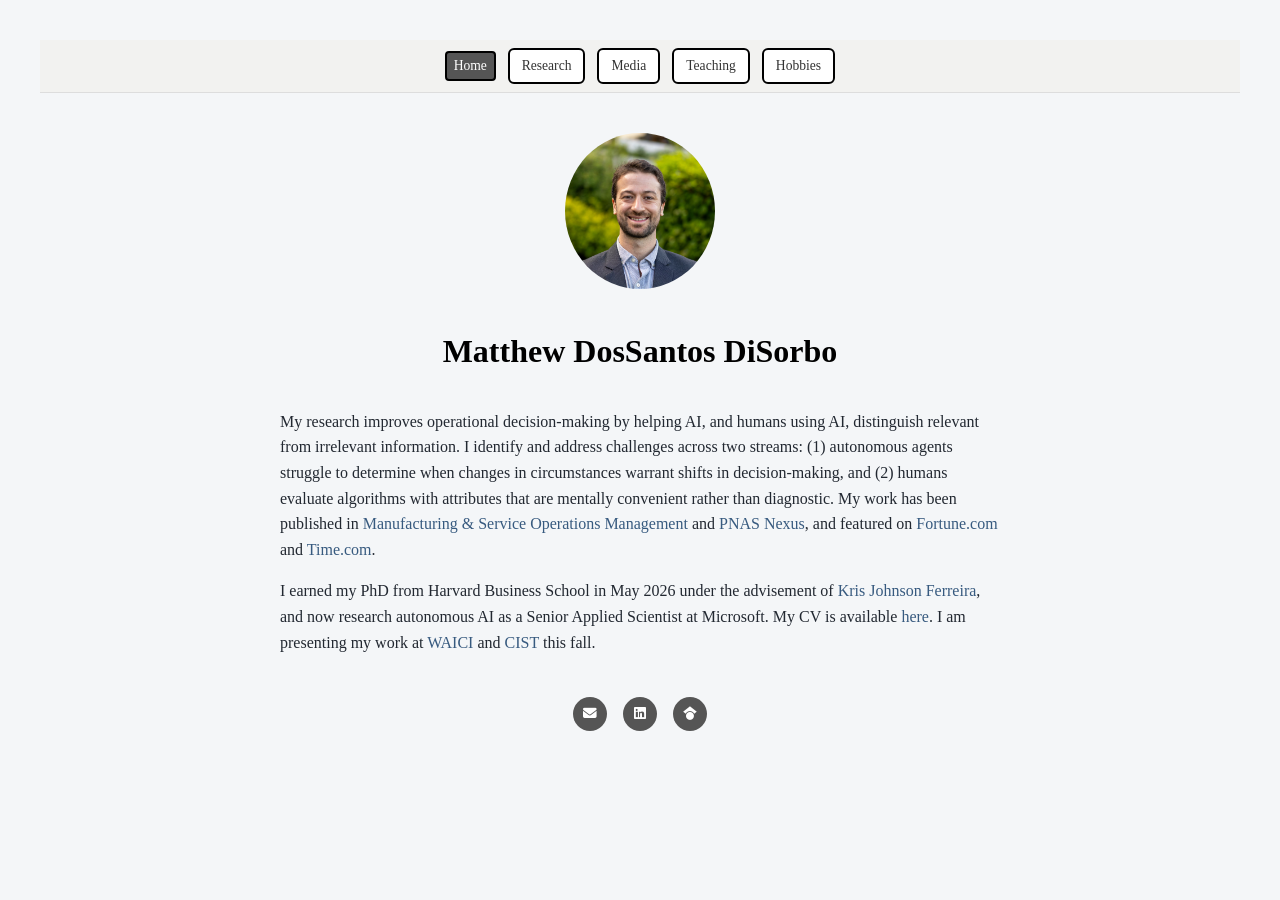
<file: index.html>
<!DOCTYPE html>
<html lang="en">
<head>
  <!-- Google tag (gtag.js) -->
  <script async src="https://www.googletagmanager.com/gtag/js?id=G-S2WCZK3G44"></script>
  <script>
    window.dataLayer = window.dataLayer || [];
    function gtag(){dataLayer.push(arguments);}
    gtag('js', new Date());
    gtag('config', 'G-S2WCZK3G44');
  </script>
  <meta charset="UTF-8" />
  <meta name="viewport" content="width=device-width, initial-scale=1.0" />
  <title>Matt DiSorbo</title>
  <link rel="stylesheet" href="style.css?v=6" />
  <link rel="stylesheet" href="https://cdnjs.cloudflare.com/ajax/libs/font-awesome/6.5.2/css/all.min.css" crossorigin="anonymous" referrerpolicy="no-referrer" />
</head>
<body>

<header class="site-banner">
  <nav class="banner-nav">
    <a href="index.html" class="active">Home</a>
    <a href="research.html">Research</a>
    <a href="media.html">Media</a>
    <a href="teaching.html">Teaching</a>
    <a href="hobbies.html">Hobbies</a>
  </nav>
</header>


  
  <div class="container">
    <img src="profile.jpg" alt="Matt DiSorbo" class="profile-pic" />

    <h1>Matthew DosSantos DiSorbo</h1>


    <section id="bio">
      <p>My research improves operational decision-making by helping AI, and humans using AI, distinguish relevant from irrelevant information. I identify and address challenges across two streams: (1) autonomous agents struggle to determine when changes in circumstances warrant shifts in decision-making, and (2) humans evaluate algorithms with attributes that are mentally convenient rather than diagnostic. My work has been published in <a href="https://pubsonline.informs.org/doi/pdf/10.1287/msom.2024.0854" target="_blank" class="journal-link">Manufacturing & Service Operations Management</a> and <a href="https://academic.oup.com/pnasnexus/article/5/5/pgag144/8684211"  class="journal-link";">PNAS Nexus</a>, and featured on <a href="https://fortune.com/2026/05/01/artificial-intelligence-genai-wall-effect-conceptualization-execution-talent-strategy/" target="_blank">Fortune.com</a> and <a href="https://time.com/charter/7315480/will-ai-make-jobs-less-specialized/" target="_blank">Time.com</a>.</p>
      <p>I earned my PhD from Harvard Business School in May 2026 under the advisement of <a href="https://www.hbs.edu/faculty/Pages/profile.aspx?facId=773347" target="_blank">Kris Johnson Ferreira</a>, and now research autonomous AI as a  Senior Applied Scientist at Microsoft. My CV is available <a href="https://mattdisorbo.github.io/CV.pdf" target="_blank">here</a>. I am presenting my work at <a href="https://ai-conference.github.io/" target="_blank">WAICI</a> and <a href="https://cist2026.github.io/" target="_blank">CIST</a> this fall.</p>

    </section>

      <div class="social-buttons">
      <a href="mailto:matthewdisorbo@g.harvard.edu" title="Email" aria-label="Email"><i class="fa-solid fa-envelope"></i></a>
      <a href="https://www.linkedin.com/in/dossantos-disorbo/" target="_blank" title="LinkedIn" aria-label="LinkedIn"><i class="fa-brands fa-linkedin"></i></a>
      <a href="https://scholar.google.com/citations?user=BBRq2qUAAAAJ&hl=en" target="_blank" title="Google Scholar" aria-label="Google Scholar"><i class="fa-brands fa-google-scholar"></i></a>
    </div>
  </div>
</body>
</html>
</file>
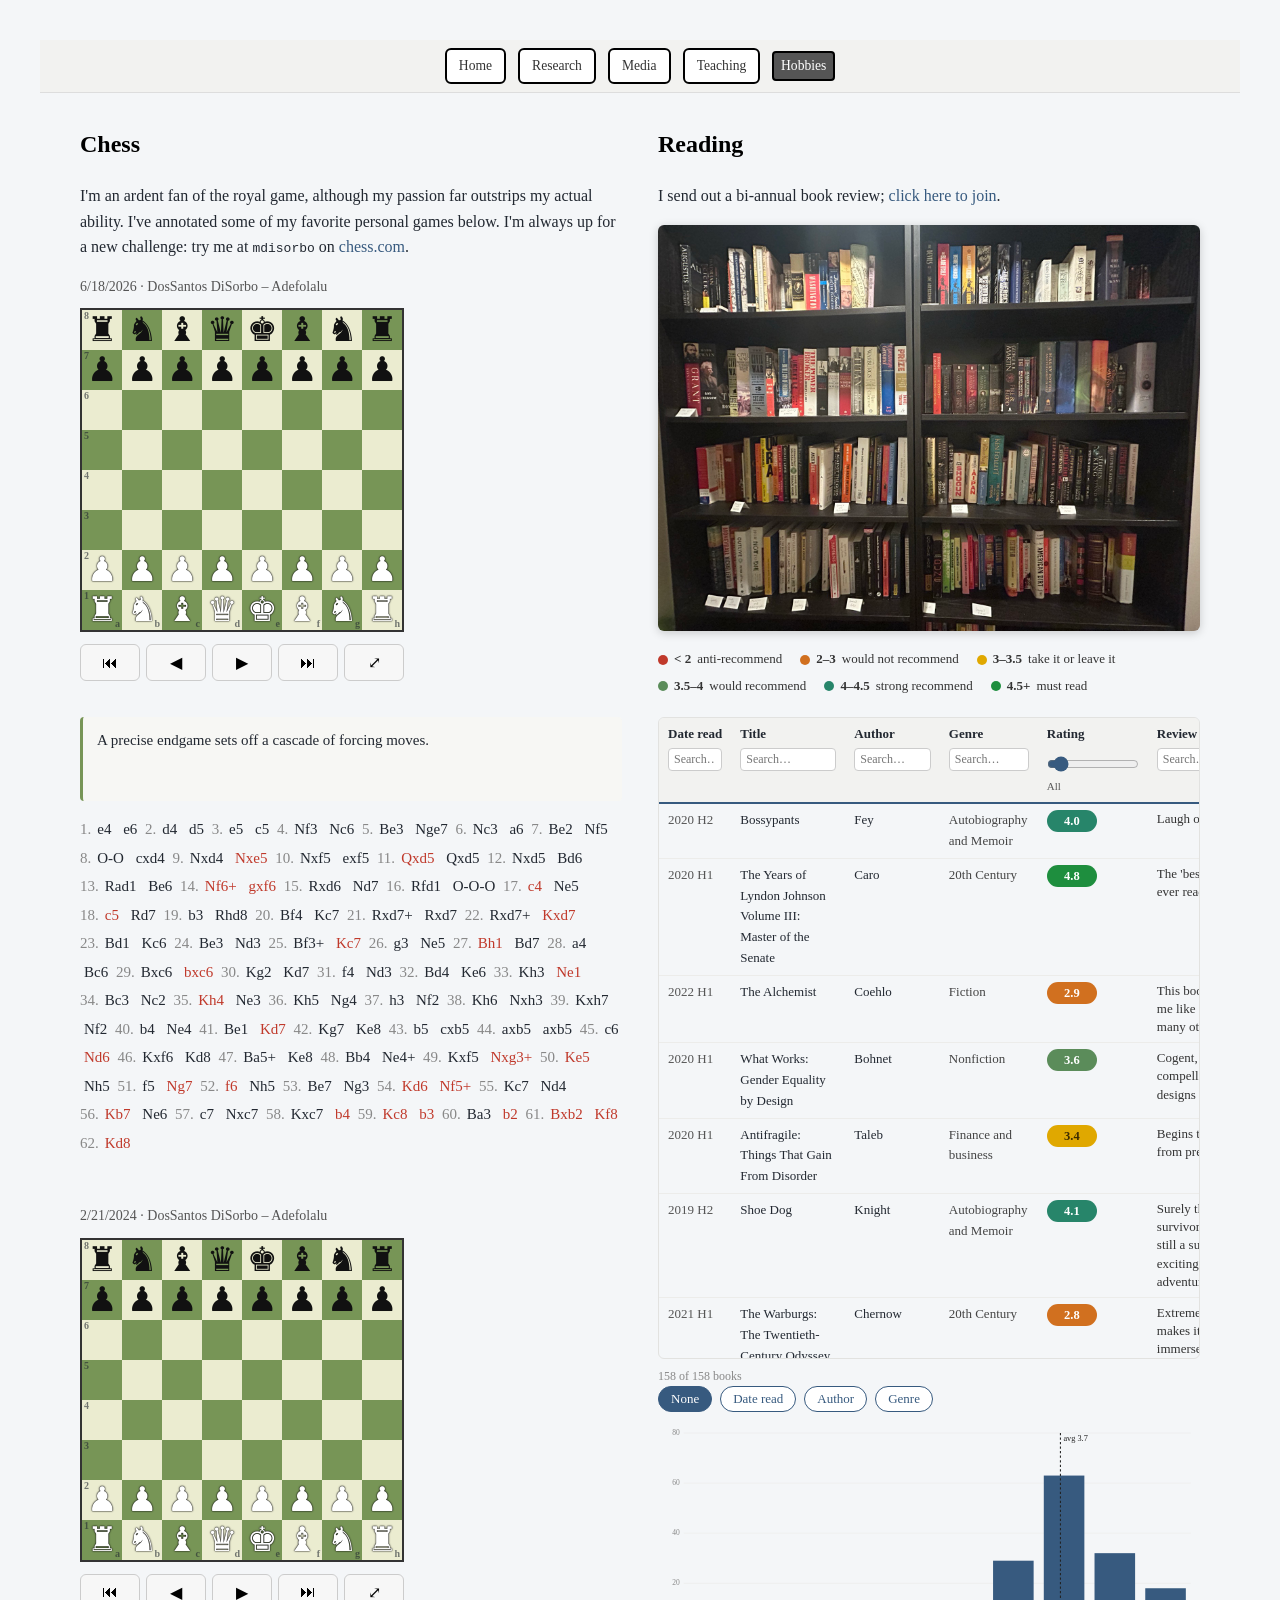
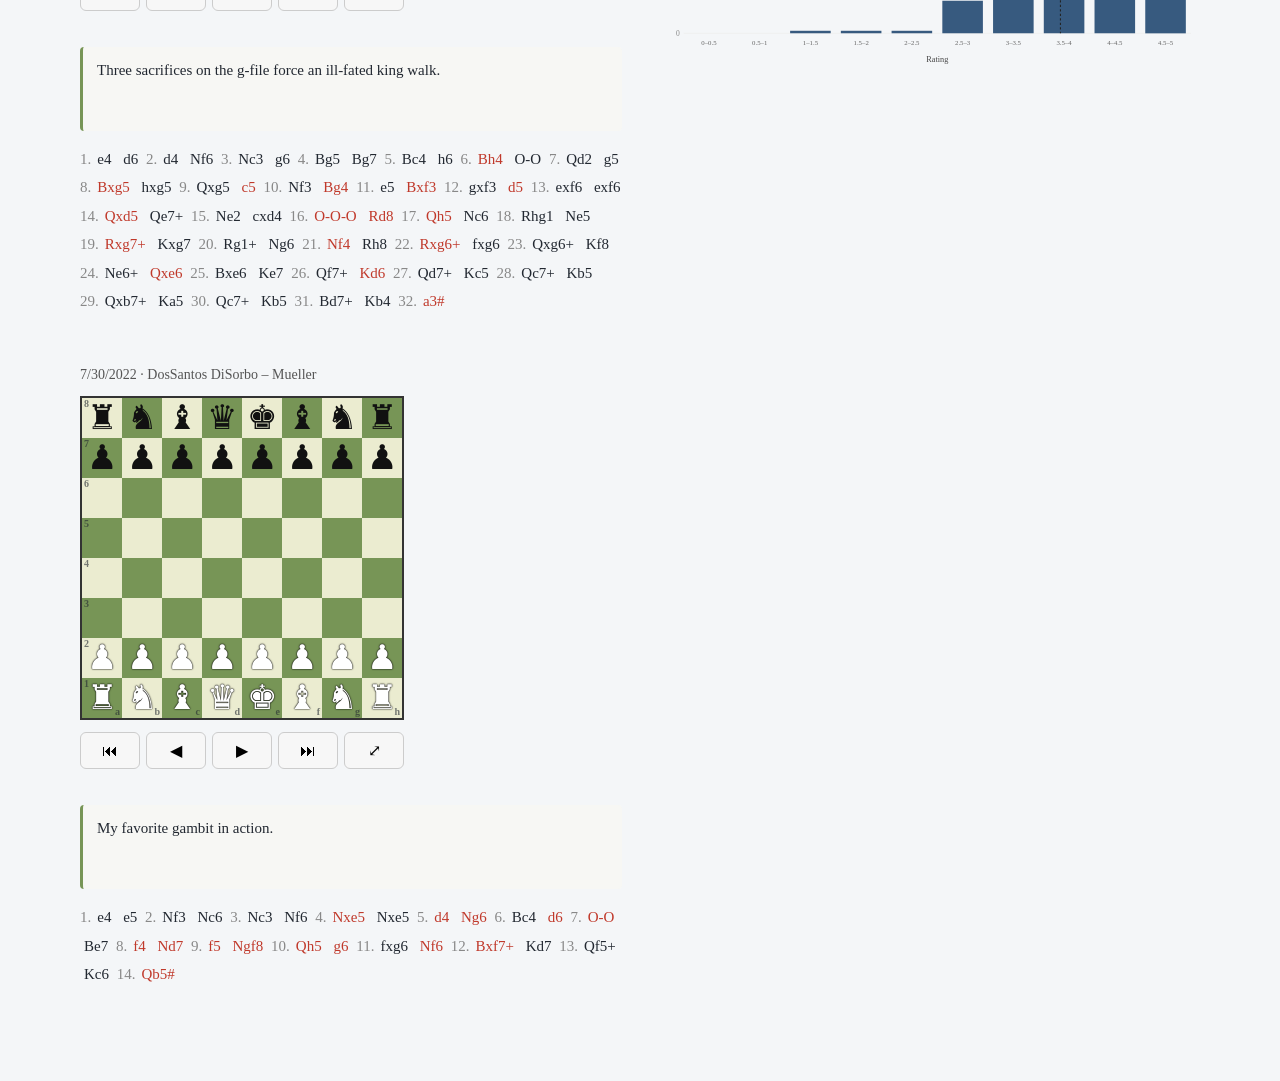
<file: hobbies.html>
<!DOCTYPE html>
<html lang="en">
<head>
  <meta charset="UTF-8" />
  <meta name="viewport" content="width=device-width, initial-scale=1.0" />
  <title>Hobbies</title>
  <link rel="stylesheet" href="style.css?v=6" />
  <link rel="stylesheet" href="https://cdnjs.cloudflare.com/ajax/libs/font-awesome/6.5.2/css/all.min.css" crossorigin="anonymous" referrerpolicy="no-referrer" />
  <style>
    .chess-wrap { max-width: 720px; margin: 0 auto 48px; }
    .chess-layout { display: flex; flex-wrap: wrap; gap: 24px; align-items: flex-start; }
    .board-col { flex: 0 0 auto; }
    .board {
      display: grid;
      grid-template-columns: repeat(8, minmax(0, 1fr));
      grid-template-rows: repeat(8, minmax(0, 1fr));
      width: min(82vw, 400px); aspect-ratio: 1 / 1;
      border: 2px solid #333; box-sizing: content-box;
    }
    .sq { display: flex; align-items: center; justify-content: center;
      font-size: clamp(22px, 7vw, 34px); line-height: 1; position: relative;
      overflow: hidden; user-select: none; }
    .sq.light { background: #ebecd0; }
    .sq.dark  { background: #779556; }
    .sq.hl::after { content: ""; position: absolute; inset: 0;
      background: rgba(255, 235, 59, 0.45); pointer-events: none; }
    .piece.w { color: #fff; text-shadow: 0 0 2px #000, 0 0 1px #000; }
    .piece.b { color: #111; }
    .piece { position: relative; z-index: 1; }
    .coord { position: absolute; font-size: 10px; font-weight: 600; opacity: .6; z-index: 2; }
    .coord.file { right: 2px; bottom: 1px; }
    .coord.rank { left: 2px; top: 1px; }
    .controls { display: flex; gap: 6px; margin: 12px 0; }
    .controls button {
      flex: 1; padding: 8px 0; font-size: 16px; cursor: pointer;
      border: 1px solid #ccc; background: #f7f7f7; border-radius: 6px;
    }
    .controls button:hover { background: #ececec; }
    .side-col { flex: 1 1 240px; min-width: 220px; }
    .annotation { min-height: 60px; padding: 12px 14px; background: #f7f7f4;
      border-left: 3px solid #779556; border-radius: 4px; font-size: 15px; line-height: 1.5; }
    .movelist { margin-top: 14px; line-height: 1.9; font-size: 15px; }
    .movelist .mv { cursor: pointer; padding: 1px 4px; border-radius: 3px; }
    .movelist .mv:hover { background: #eee; }
    .movelist .mv.current { background: #779556; color: #fff; }
    .movelist .num { color: #888; margin-right: 2px; }
    .movelist .mv.annotated { color: #c0392b; }
    .movelist .mv.annotated.current { color: #fff; }
    .game-header { font-size: 14px; color: #555; margin-bottom: 10px; }
  
    /* Reading log: bookshelf photo + rubric + sortable table + chart */
    .bookshelf { display:block; width:100%; max-width:100%; height:auto; margin:6px auto 18px;
      border-radius:6px; box-shadow:0 2px 10px rgba(0,0,0,.18); }
    .rating-rubric { max-width:100%; margin:0 auto 20px; }
    .rating-rubric .rubric-title { font-family:Georgia,serif; font-weight:bold; font-size:14px; }
    .rating-rubric ul { list-style:none; padding:0; margin:6px 0 0; display:flex; flex-wrap:wrap; gap:6px 18px; }
    .rating-rubric li { font-size:13px; color:#333; display:flex; align-items:center; gap:6px; }
    .rating-rubric li b { font-variant-numeric:tabular-nums; }
    .rating-rubric .dot { width:10px; height:10px; border-radius:50%; display:inline-block; }
    .reading-table-wrap { max-width:100%; margin:0 auto; max-height:640px; overflow:auto;
      border:1px solid #e2e2e0; border-radius:6px; }
    #reading-table { width:100%; border-collapse:collapse; font-size:14px; font-family:Georgia, serif; }
    #reading-table th, #reading-table td { text-align:left; vertical-align:top; padding:6px 9px; border-bottom:1px solid #ececea; }
    #reading-table thead th { position:sticky; top:0; z-index:2; background:#f2f2f0; border-bottom:2px solid #375a7f; white-space:nowrap; }
    #reading-table thead .th-label { display:inline-block; cursor:pointer; user-select:none; font-weight:bold; }
    #reading-table thead .arrow { color:#375a7f; font-size:11px; }
    #reading-table thead input { display:block; margin-top:4px; width:100%; box-sizing:border-box;
      font-size:12px; font-family:inherit; padding:3px 5px; border:1px solid #ccc; border-radius:4px; font-weight:normal; }
    #reading-table td.rating { white-space:nowrap; font-variant-numeric:tabular-nums; }
    #reading-table { font-size:13px; }
    #reading-table td.book { min-width:96px; }
    #reading-table td.author { min-width:72px; }
    #reading-table td.genre { min-width:80px; color:#444; }
    #reading-table td.review { min-width:130px; color:#333; line-height:1.4; }
    #reading-table td.period { white-space:nowrap; color:#555; }
    #reading-table tbody tr:hover { background:#f7f7f4; }
    .rating-pill { display:inline-block; min-width:34px; text-align:center; padding:1px 8px; border-radius:999px; font-size:12.5px; font-weight:bold; font-variant-numeric:tabular-nums; }
    .table-count { max-width:100%; margin:8px auto 0; font-size:12px; color:#888; }
    .chart-title { max-width:720px; margin:28px auto 8px; font-family:Georgia,serif; font-weight:bold; font-size:16px; }
    .ratings-chart { max-width:100%; margin:0 auto; }
    .chart-controls { display:flex; flex-wrap:wrap; align-items:center; gap:8px; margin-bottom:12px; }
    .brk { font-family:Georgia,serif; font-size:13px; padding:4px 12px; border:1px solid #375a7f; background:#fff; color:#375a7f; border-radius:999px; cursor:pointer; }
    .brk.active { background:#375a7f; color:#fff; }
    #ratings-area svg { width:100%; height:auto; display:block; }
    .facet-grid { display:grid; grid-template-columns:repeat(auto-fill, minmax(190px,1fr)); gap:14px 16px; }
    .facet { margin:0; }
    .facet figcaption { font-size:12px; color:#333; margin-bottom:2px; font-variant-numeric:tabular-nums; }
    /* Two-column hobbies layout (Chess | Reading) */
    .container { max-width: 1120px; }
    .hobbies-cols { display:flex; gap:36px; align-items:flex-start; }
    .hobbies-cols .col { flex:1 1 0; min-width:0; }
    .chess-wrap { max-width:100%; }
    #chess .board { width: min(80vw, 320px); }
    #reading-table th[data-key="rating"], #reading-table td.rating { min-width:92px; }
    .rating-slider { display:flex; flex-direction:column; align-items:stretch; gap:2px; margin-top:4px; font-weight:normal; }
    .rating-slider input[type="range"] { width:100%; margin:0; accent-color:#375a7f; }
    .rating-slider-val { font-size:11px; color:#555; font-variant-numeric:tabular-nums; }
    @media (max-width: 860px) { .hobbies-cols { flex-direction:column; gap:0; } }
  </style>
</head>
<body>
<header class="site-banner">
  <nav class="banner-nav">
    <a href="index.html">Home</a>
    <a href="research.html">Research</a>
    <a href="media.html">Media</a>
    <a href="teaching.html">Teaching</a>
    <a href="hobbies.html" class="active">Hobbies</a>
  </nav>
</header>

<div class="container">
  <div class="hobbies-cols">
    <div class="col">

  <section id="chess">
    <h2>Chess</h2>
    <p>I'm an ardent fan of the royal game, although my passion far outstrips my actual ability. I've annotated some of my favorite personal games below. I'm always up for a new challenge: try me at <code>mdisorbo</code> on <a href="https://www.chess.com">chess.com</a>.</p>

    <div class="chess-wrap" id="game1"></div>
    <div class="chess-wrap" id="game2"></div>
    <div class="chess-wrap" id="game3"></div>
  </section>
    </div>
    <div class="col">

  <section id="reading">
    <h2>Reading</h2>
    <p>I send out a bi-annual book review; <a href="mailto:matthewdisorbo@g.harvard.edu?subject=Please%20add%20me%20to%20the%20reading%20list%21">click here to join</a>.</p>

    <img class="bookshelf" src="bookshelf.jpg" alt="My bookshelf" />

    <div class="rating-rubric">
      <ul>
        <li><span class="dot" style="background:#c0392b"></span><b>&lt; 2</b> anti-recommend</li>
        <li><span class="dot" style="background:#d1701f"></span><b>2–3</b> would not recommend</li>
        <li><span class="dot" style="background:#e0a800"></span><b>3–3.5</b> take it or leave it</li>
        <li><span class="dot" style="background:#5b8c5a"></span><b>3.5–4</b> would recommend</li>
        <li><span class="dot" style="background:#27856a"></span><b>4–4.5</b> strong recommend</li>
        <li><span class="dot" style="background:#1e8e3e"></span><b>4.5+</b> must read</li>
      </ul>
    </div>

    <script>window.READING_DATA = [{"period":"2019 H2","book":"Flash Boys","author":"Lewis","rating":1.9,"genre":"Finance and business","review":"Electric opening chapter but the spark fades fast"},{"period":"2019 H2","book":"The Elegance of the Hedgehog","author":"Barbery","rating":2.8,"genre":"Fiction","review":"Came for the satire. Left soon after"},{"period":"2019 H2","book":"Educated","author":"Westover","rating":2.9,"genre":"Autobiography and Memoir","review":"Subject matter makes for a difficult, painful read"},{"period":"2019 H2","book":"The Future of Capitalism: Facing the New Anxieties","author":"Collier","rating":3.2,"genre":"Nonfiction","review":"Crisp writing, muddled themes"},{"period":"2019 H2","book":"Churchill's Ministry of Ungentlemanly Warfare","author":"Milton","rating":3.3,"genre":"20th Century","review":"A few interesting missions surrounded by a ton of padding"},{"period":"2019 H2","book":"Roman Warfare","author":"Goldsworthy","rating":3.3,"genre":"Classics","review":"Highly accessible, at the expense of specifity (Augustus is mentioned maybe thrice)"},{"period":"2019 H2","book":"The Killer Angels: A Novel of the Civil War","author":"Shaara","rating":3.4,"genre":"Historical Fiction","review":"The best part about this book is that the power of a fictional narrative makes it easier to remember pedantic facts"},{"period":"2019 H2","book":"The Sirens of Titan","author":"Vonnegut","rating":3.4,"genre":"Fiction","review":"Solid treatiste determinism, but without the characteristic charm."},{"period":"2019 H2","book":"Memoirs of a Geisha","author":"Golden","rating":3.5,"genre":"Historical Fiction","review":"Well-researched and unsettling account"},{"period":"2019 H2","book":"Bad Blood: Secrets and Lies in a Silicon Valley Startup","author":"Carreyrou","rating":3.6,"genre":"Science and Technology","review":"Compelling if redundant. The author's self-insert detracts"},{"period":"2019 H2","book":"The Complete Personal Memoirs of Ulysses S. Grant","author":"Grant","rating":3.7,"genre":"Civil War","review":"Dry, but worth it given the context (read Chernow's 'Grant' first)"},{"period":"2019 H2","book":"Superintelligence","author":"Bostrum","rating":3.9,"genre":"Science and Technology","review":"Stuffy, but no book has aged better"},{"period":"2019 H2","book":"Why We Sleep","author":"Walker","rating":4,"genre":"Science and Technology","review":"Thorough; convincing"},{"period":"2019 H2","book":"Shoe Dog","author":"Knight","rating":4.1,"genre":"Autobiography and Memoir","review":"Surely there's survivorship bias, but still a surprisingly exciting (and touching) adventure"},{"period":"2019 H2","book":"The Wise Man's Fear","author":"Rothfuss","rating":4.1,"genre":"Fantasy","review":"A worthy sequel, if at times ridiculous"},{"period":"2019 H2","book":"Dr. Sleep","author":"King","rating":4.1,"genre":"Thriller and Horror","review":"Quite different from The Shining but still unsettling to the core."},{"period":"2019 H2","book":"The Black Swan: The Impact of the Highly Improbable","author":"Taleb","rating":4.2,"genre":"Finance and business","review":"Intelligent; cogent"},{"period":"2019 H2","book":"Galapagos","author":"Vonnegut","rating":4.2,"genre":"Fiction","review":"Heady whirlwind of Vonnegut."},{"period":"2019 H2","book":"The Name of the Wind","author":"Rothfuss","rating":4.3,"genre":"Fantasy","review":"High point in fantasy prose since GoT. Subversive and highly clever."},{"period":"2019 H2","book":"A People's History of the United States","author":"Zinn","rating":4.6,"genre":"Nonfiction","review":"Paradigm shift. To quote Will Hunting, it'll \"blow your hair back\""},{"period":"2019 H2","book":"Fooled by Randomness","author":"Taleb","rating":4.6,"genre":"Finance and business","review":"Clear; snappy; refreshing"},{"period":"2019 H2","book":"Grant","author":"Chernow","rating":4.65,"genre":"Civil War","review":"Meticulous and untiring. Like the man himself"},{"period":"2019 H2","book":"Hamilton","author":"Chernow","rating":4.8,"genre":"American Revolution","review":"Masterful. America's first tragic hero"},{"period":"2020 H1","book":"Tanking to the Top: The Philadelphia 76ers and the Most Audacious Process in the History of Professional Sports","author":"Weitzman","rating":2.8,"genre":"Sports","review":"Light on 'insider' facts"},{"period":"2020 H1","book":"Thinking In Bets: Making Smarter Decisions When You Don't Have All The Facts","author":"Duke","rating":3,"genre":"Finance and business","review":"Great idea with lots of padding."},{"period":"2020 H1","book":"Strategy: A History","author":"Freedman","rating":3.2,"genre":"Nonfiction","review":"Too theoretical for any useful takeaways"},{"period":"2020 H1","book":"American Lion: Andrew Jackson in the White House","author":"Meacham","rating":3.2,"genre":"Nonfiction","review":"Surprisingly tepid"},{"period":"2020 H1","book":"Why Stock Markets Crash: Critical Events in Complex Financial Systems","author":"Sornette","rating":3.3,"genre":"Finance and business","review":"Diligent, technical"},{"period":"2020 H1","book":"The Wild Places","author":"Macfarlane","rating":3.3,"genre":"Nonfiction","review":"Wonderful prose"},{"period":"2020 H1","book":"Thinking Fast and Slow","author":"Kahnemann","rating":3.4,"genre":"Nonfiction","review":"One of the most foundational scholars of the last 50 years"},{"period":"2020 H1","book":"Antifragile: Things That Gain From Disorder","author":"Taleb","rating":3.4,"genre":"Finance and business","review":"Begins to repeat notes from previous books"},{"period":"2020 H1","book":"The Man Who Solved The Market: How Jim Simons Launched the Quant Revolution","author":"Zuckerman","rating":3.4,"genre":"Finance and business","review":"Light on technical facts, heavy on the hedge fund lifestyle"},{"period":"2020 H1","book":"The Guns of August","author":"Tuchman","rating":3.4,"genre":"20th Century","review":"Technical; informative"},{"period":"2020 H1","book":"A Dog's Porpoise","author":"Ross","rating":3.5,"genre":"Fiction","review":"Nostalgic and cleverly crafted"},{"period":"2020 H1","book":"Just Mercy: A Story of Justice and Redemption","author":"Stevenson","rating":3.5,"genre":"Nonfiction","review":"Vivid landscape of inequality and oppression"},{"period":"2020 H1","book":"How Not to Die","author":"Greger","rating":3.6,"genre":"Health and Wellness","review":"Graceful reminder"},{"period":"2020 H1","book":"Against the Gods: The Remarkable Story of Risk","author":"Bernstein","rating":3.6,"genre":"Finance and business","review":"Adroit history"},{"period":"2020 H1","book":"What Works: Gender Equality by Design","author":"Bohnet","rating":3.6,"genre":"Nonfiction","review":"Cogent, applicable; compelling experimental designs"},{"period":"2020 H1","book":"The Ascent of Money: A Financial History of the World","author":"Ferguson","rating":3.7,"genre":"Nonfiction","review":"Smartly managed"},{"period":"2020 H1","book":"Augustus: The Life of Rome's First Emperor","author":"Everett","rating":3.8,"genre":"Classics","review":"Swashbuckling characters in a seminal time"},{"period":"2020 H1","book":"Zero to One","author":"Theil","rating":3.8,"genre":"Science and Technology","review":"To quote a friend, \"high signal to noise ratio\""},{"period":"2020 H1","book":"Cicero: The Life and Times of Rome's Greatest Politician","author":"Everett","rating":3.9,"genre":"Classics","review":"The 'Times' swallows the 'Life'. Still, what times they were"},{"period":"2020 H1","book":"If This Isn't Nice, What Is? Advice for the Young","author":"Vonnegut","rating":3.9,"genre":"Fiction","review":"A Vonnegut a day…"},{"period":"2020 H1","book":"Epistulae Morales","author":"Seneca","rating":3.9,"genre":"Classics","review":"Long-filtered wisdom"},{"period":"2020 H1","book":"Finding Ultra: Rejecting Middle Age, Becoming One of the World's Fittest Men, and Discovering Myself","author":"Roll","rating":4,"genre":"Health and Wellness","review":"Compelling lifestyle treatise"},{"period":"2020 H1","book":"Player Piano","author":"Vonnegut","rating":4,"genre":"Fiction","review":"Surprisingly cohesive; must-read for corporate workers"},{"period":"2020 H1","book":"Barbarians at the Gate: The Fall of RJR Nabisco","author":"Burrough and Helyar","rating":4.1,"genre":"Finance and business","review":"What fun!"},{"period":"2020 H1","book":"Stormlight Archives: The Way of Kings","author":"Sanderson","rating":4.2,"genre":"Fantasy","review":"Superlative fantasy. Enormously broad in scope and world-building"},{"period":"2020 H1","book":"The Years of Lyndon Johnson Volume II: Means of Ascent","author":"Caro","rating":4.4,"genre":"20th Century","review":"Critical look into modern democracy"},{"period":"2020 H1","book":"The Stand","author":"King","rating":4.6,"genre":"Thriller and Horror","review":"Lots of unease. But eventually catharsis"},{"period":"2020 H1","book":"The Years of Lyndon Johnson Volume I: The Path to Power","author":"Caro","rating":4.7,"genre":"20th Century","review":"Eminent work in political biography and the start of perhaps the greatest nonfiction series ever"},{"period":"2020 H1","book":"Washington: A Life","author":"Chernow","rating":4.7,"genre":"American Revolution","review":"Barring Hamilton, Chernow's best work."},{"period":"2020 H1","book":"The Years of Lyndon Johnson Volume III: Master of the Senate","author":"Caro","rating":4.8,"genre":"20th Century","review":"The 'best' book I have ever read"},{"period":"2020 H2","book":"The Great Influenza: The Story of the Deadliest Pandemic in History","author":"Barry","rating":2.3,"genre":"Science and Technology","review":"Hard to identify the author's ultimate message"},{"period":"2020 H2","book":"The Biggest Bluff","author":"Konnikova","rating":3.3,"genre":"Nonfiction","review":"Well-written, but cards aren't for me"},{"period":"2020 H2","book":"Thomas Jefferson: The Art of Power","author":"Meacham","rating":3.4,"genre":"American Revolution","review":"Doesn't feel like 'the' Jeffreson biography"},{"period":"2020 H2","book":"Dear Girls","author":"Wong","rating":3.5,"genre":"Autobiography and Memoir","review":"Funny, dry, touching"},{"period":"2020 H2","book":"The Victory Machine: The Making and Unmaking of the Warriors Dynasty","author":"Strauss","rating":3.5,"genre":"Sports","review":"Not nearly comprehensive, but lots of good insider tidbits"},{"period":"2020 H2","book":"Born a Crime","author":"Noah","rating":3.6,"genre":"Autobiography and Memoir","review":"Ultimately a moving biography of the author's mother"},{"period":"2020 H2","book":"Hadrian and the Triumph of Rome","author":"Everitt","rating":3.6,"genre":"Classics","review":"Refreshing shift from the Revolution (rise of Augustus) or Rome's eventual fall"},{"period":"2020 H2","book":"The Stormlight Archives: Words of Radiance","author":"Sanderson","rating":3.7,"genre":"Fantasy","review":"Regression to the mean"},{"period":"2020 H2","book":"While Mortals Sleep","author":"Vonnegut","rating":3.7,"genre":"Fiction","review":"Wonderful short stories. Carpe Diem!"},{"period":"2020 H2","book":"The Lord of the Rings: The Two Towers","author":"Tolkein","rating":3.7,"genre":"Fantasy","review":"Helm's Deep is just one chapter?"},{"period":"2020 H2","book":"The Accidental Billionaires: The Founding of Facebook","author":"Mezrich","rating":3.75,"genre":"Science and Technology","review":"Great scrit for an excellent film"},{"period":"2020 H2","book":"More Money Than God","author":"Mallaby","rating":3.8,"genre":"Finance and business","review":"Surprisingly positive"},{"period":"2020 H2","book":"Animal Farm","author":"Orwell","rating":3.8,"genre":"Fiction","review":"Always salient"},{"period":"2020 H2","book":"The Importance of Being Earnest","author":"Wilde","rating":3.9,"genre":"Fiction","review":"Wonderfully fitty, and always fun"},{"period":"2020 H2","book":"The Lord of the Rings: The Fellowship of the Ring","author":"Tolkein","rating":3.95,"genre":"Fantasy","review":"Warm, joyous celebration"},{"period":"2020 H2","book":"The Stormlight Archives: Oathbringer","author":"Sanderson","rating":4,"genre":"Fantasy","review":"Moves the series back in the right directoin"},{"period":"2020 H2","book":"Bossypants","author":"Fey","rating":4,"genre":"Autobiography and Memoir","review":"Laugh out loud funny"},{"period":"2020 H2","book":"The Lord of the Rings: The Return of the King","author":"Tolkein","rating":4.2,"genre":"Fantasy","review":"Tolkein lands the plane"},{"period":"2020 H2","book":"The Years of Lyndon B. Johnson Volume IV: The Passage of Power","author":"Caro","rating":4.6,"genre":"20th Century","review":"Here come the Kennedy brothers"},{"period":"2020 H2","book":"The Power Broker: Robert Moses and the Fall of New York","author":"Caro","rating":4.75,"genre":"20th Century","review":"Towering"},{"period":"2021 H1","book":"Waiting on a Cowboy","author":"Ryan","rating":1.3,"genre":"Fiction","review":"This went about as expected"},{"period":"2021 H1","book":"The Eye of the World","author":"Jordan","rating":2.5,"genre":"Fantasy","review":"Hard to put your finger on what makes this book unique in the fantasy genre"},{"period":"2021 H1","book":"The Warburgs: The Twentieth-Century Odyssey of a Remarkable Jewish Family","author":"Chernow","rating":2.8,"genre":"20th Century","review":"Extremely large cast makes it difficult to stay immersed"},{"period":"2021 H1","book":"How to Avoid a Climate Disaster: The Solutions we Have and the Breakthroughs we Need","author":"Gates","rating":2.9,"genre":"Science and Technology","review":"Cogent, compelling, but lacking verve"},{"period":"2021 H1","book":"Think and Grow Rich","author":"Hill","rating":3.2,"genre":"Finance and business","review":"Canonical book that goes a bit off the rails"},{"period":"2021 H1","book":"Kissinger's Shadow: The Long Reach of America's Most Controversial Statesman","author":"Grandin","rating":3.3,"genre":"20th Century","review":"A bit too concise to be impactful"},{"period":"2021 H1","book":"It","author":"King","rating":3.4,"genre":"Thriller and Horror","review":"Surprising disappointment; just a bit too abstract. Really enjoyed the portrayal of small-town Americana summer"},{"period":"2021 H1","book":"American Dirt","author":"Cummings","rating":3.45,"genre":"Fiction","review":"Starts fast but runs out of gas"},{"period":"2021 H1","book":"The Handmaid's Tale","author":"Atwood","rating":3.5,"genre":"Fiction","review":"An important read"},{"period":"2021 H1","book":"A Short History of Financial Euphoria","author":"Galbraith","rating":3.6,"genre":"Finance and business","review":"Good read for anyone with enough money to blow it"},{"period":"2021 H1","book":"Working","author":"Caro","rating":3.7,"genre":"Autobiography and Memoir","review":"I'll read anything he writes"},{"period":"2021 H1","book":"Boys in the Boat: Nine Americans and Their Epic Quest for Gold at the 1936 Berlin Olympics","author":"Brown","rating":4.1,"genre":"20th Century","review":"Beautiful; real heart in these pages"},{"period":"2021 H1","book":"The Decadent Society: How We Became the Victims of Our Own Success","author":"Douthat","rating":4.2,"genre":"Nonfiction","review":"Salient; captures the zeitgiest"},{"period":"2021 H1","book":"Caste: The Origins of our Discontents","author":"Wilkerson","rating":4.4,"genre":"Nonfiction","review":"Sharp, deft and profoundly insightful"},{"period":"2021 H1","book":"Battle Cry of Freedom: The Civil War Era","author":"McPherson","rating":4.6,"genre":"Civil War","review":"Still the best single-volume work on the Civil War"},{"period":"2021 H2","book":"Boomerang: Travels in the New Third World","author":"Lewis","rating":2.5,"genre":"Nonfiction","review":"Circuitous"},{"period":"2021 H2","book":"The Financial Diaries: How American Families Cope in a World of Uncertainty","author":"Murdoch, Schneider","rating":3.2,"genre":"Finance and business","review":"Important lessons and interesting analyses"},{"period":"2021 H2","book":"The Immortal Life of Henrietta Lacks","author":"Skloot","rating":3.3,"genre":"Science and Technology","review":"Critical story that needs to be told"},{"period":"2021 H2","book":"Greenlights","author":"McConaughey","rating":3.6,"genre":"Autobiography and Memoir","review":"I was underwhelmed by the armchair philosophy but enjoyed the man's humility"},{"period":"2021 H2","book":"The Institute","author":"King","rating":3.7,"genre":"Thriller and Horror","review":"Fizzles"},{"period":"2021 H2","book":"Titan: The Life of John D. Rockefeller, Sr.","author":"Chernow","rating":3.7,"genre":"20th Century","review":"Chernow finding his stride"},{"period":"2021 H2","book":"Dune","author":"Herbert","rating":3.9,"genre":"Science Fiction","review":"Cerebral. Watch out for that Baron"},{"period":"2021 H2","book":"The Assassin's Apprentice","author":"Hobb","rating":4.2,"genre":"Fantasy","review":"Instant fantasy classic"},{"period":"2022 H1","book":"The Alchemist","author":"Coehlo","rating":2.9,"genre":"Fiction","review":"This book did not reach me like it did for so many others"},{"period":"2022 H1","book":"A Court of Thorns and Roses","author":"Maas","rating":3,"genre":"Fantasy","review":"A fun third act"},{"period":"2022 H1","book":"Portfolios of the Poor: How the World's Poor Live on $2 a Day","author":"Rutherford et al","rating":3.5,"genre":"Finance and business","review":"Well-researched; deeply creative portfolios"},{"period":"2022 H1","book":"The Silent Patient","author":"Michaelides","rating":3.6,"genre":"Thriller and Horror","review":"Tightly-wound thriller; deliciously creepy"},{"period":"2022 H1","book":"The Royal Assassin","author":"Hobb","rating":3.7,"genre":"Fantasy","review":"Worhthy sequel"},{"period":"2022 H1","book":"Jurassic Park","author":"Crichton","rating":3.8,"genre":"Fiction","review":"Captivating with a signature style"},{"period":"2022 H1","book":"The City-State of Boston: The Rise and Fall of an Atlantic Power, 1630-1865","author":"Peterson","rating":3.9,"genre":"Nonfiction","review":"Sets a foundation for understanding the city"},{"period":"2022 H1","book":"Steve Jobs","author":"Isaacson","rating":3.95,"genre":"Science and Technology","review":"Compelling profile that will push you to aim higher"},{"period":"2022 H1","book":"The Long Walk","author":"King as Bachman","rating":4,"genre":"Fiction","review":"A simple premise done well"},{"period":"2022 H1","book":"Privilege: Harvard and the Education of the Ruling Class","author":"Douthat","rating":4,"genre":"Autobiography and Memoir","review":"Captures Harvard to perfection"},{"period":"2022 H1","book":"The Winter King: A Novel of Arthur","author":"Cornwall","rating":4.1,"genre":"Fantasy","review":"All the gritty realism of Westeros, but written in the style of the Classics"},{"period":"2022 H1","book":"The Civil War, Vol. 1: Fort Sumter to Perryville","author":"Foote","rating":4.3,"genre":"Civil War","review":"Breathtaking writing; highly meticulous; the most comprehensive account of the war"},{"period":"2022 H2","book":"Pawn of Prophecy","author":"Eddings","rating":3.6,"genre":"Fantasy","review":"Shimmering dialogue"},{"period":"2022 H2","book":"Annihilation","author":"VanderMeer","rating":3.7,"genre":"Science Fiction","review":"Immersive"},{"period":"2022 H2","book":"Enemy of God: A Novel of Arthur","author":"Cornwall","rating":4,"genre":"Fantasy","review":"Lives up to the first entry"},{"period":"2022 H2","book":"The Civil War, Vol. II: Fredericksburg to Meridian","author":"Foote","rating":4.1,"genre":"Civil War","review":"This book is a campaign unto itself"},{"period":"2023 H1","book":"Acceptance (The Southern Reach Trilogy: Book III)","author":"VanderMeer","rating":2.9,"genre":"Science Fiction","review":"Muddled sequel"},{"period":"2023 H1","book":"Authority (The Southern Reach Trilogy: Book II)","author":"VanderMeer","rating":3.3,"genre":"Science Fiction","review":"An almost as confused, muddled finale"},{"period":"2023 H1","book":"Angels and Demons","author":"Brown","rating":3.7,"genre":"Fiction","review":"Dan Brown has one trick, but it's a great one"},{"period":"2023 H1","book":"Assassin's Quest (The Farseer Trilogy: Book III)","author":"Hobb","rating":3.75,"genre":"Fantasy","review":"Serviceable, but somewhat disappointing, to a seminal series"},{"period":"2023 H1","book":"American Spring: Lexington, Concord and the Road to Revolution","author":"Borneman","rating":3.85,"genre":"American Revolution","review":"Tight and well-paced"},{"period":"2023 H1","book":"Ways and Means: Lincoln and his Cabinet and the Financing of the Civil War","author":"Lowenstein","rating":3.9,"genre":"Civil War","review":"Excellent sequel to Hamilton's financial revolution"},{"period":"2023 H1","book":"The Blade Itself (The First Law Trilogy: Book I)","author":"Abercrombie","rating":4,"genre":"Fantasy","review":"What a rush!"},{"period":"2023 H1","book":"The Devil in the White City: Murder, Magic and Madness at the Fair That Changed America","author":"Larson","rating":4.1,"genre":"Nonfiction","review":"Somehow both a wonderful ode to a city and a classic entry in the true crime genre"},{"period":"2023 H1","book":"Barbarians at the Gate: The Fall of RJR Nabisco","author":"Burrough and Helyar","rating":4.1,"genre":"Finance and business","review":"Once the action starts…"},{"period":"2023 H2","book":"The Dark Tower: The Gunslinger","author":"King","rating":2.9,"genre":"Fantasy","review":"Surreal; a bit too surreal"},{"period":"2023 H2","book":"Unreasonable Hospitality","author":"Guidara","rating":3.5,"genre":"Finance and business","review":"Great concept; probably inspired The Menu and The Bear"},{"period":"2023 H2","book":"Before They Are Hanged (The First Law Trilogy: Book II)","author":"Abercrombie","rating":3.6,"genre":"Fantasy","review":"Walked so the finale could run"},{"period":"2023 H2","book":"Nugly","author":"Ross","rating":3.7,"genre":"Fiction","review":"Full of heart and wit"},{"period":"2023 H2","book":"Tomorrow, and Tomorrow, and Tomorrow","author":"Zevin","rating":3.7,"genre":"Fiction","review":"Wonderfully human"},{"period":"2023 H2","book":"Excalibur: A Novel of Arthur (Book III in the Warlord Chronicles)","author":"Cornwell","rating":3.85,"genre":"Fantasy","review":"A worthy finale"},{"period":"2023 H2","book":"Benjamin Franklin: An American Life","author":"Isaacson","rating":3.9,"genre":"American Revolution","review":"The most relatable of those founding fathers"},{"period":"2023 H2","book":"Last Argument of Kings (The First Law Trilogy: Book III)","author":"Abercrombie","rating":4.4,"genre":"Fantasy","review":"A finale that makes the entire seris worth reading"},{"period":"2023 H2","book":"Common Ground: A Turbulent Decade in the Lives of Three American Families","author":"Lukas","rating":4.6,"genre":"20th Century","review":"The book on Boston that I've been looking for"},{"period":"2024 H1","book":"Gardens of the Moon: A Tale of the Malazan Book of the Fallen","author":"Ericson","rating":3.2,"genre":"Fantasy","review":"Impressive; a bit too complex"},{"period":"2024 H1","book":"Fire and Blood","author":"R. R. Martin","rating":3.4,"genre":"Fantasy","review":"Worth it for hardcore fans"},{"period":"2024 H1","book":"The Federalist Papers","author":"Hamilton, Madison, Jay","rating":3.5,"genre":"American Revolution","review":"These guys were onto something"},{"period":"2024 H1","book":"All The Beauty In The World","author":"Bringley","rating":3.6,"genre":"Autobiography and Memoir","review":"The ultimate fly-on-the-wall"},{"period":"2024 H1","book":"Blood Meridian; or, The Evening Redness in the West","author":"McCarthy","rating":3.7,"genre":"Nonfiction","review":"Abandon hope all who enter here"},{"period":"2024 H1","book":"Autumn in the Heavenly Kingdom: China, the West, and the Epic Story of the Taiping Civil War","author":"Platt","rating":3.8,"genre":"Nonfiction","review":"Thorough treatment of a war lost to (Western) history"},{"period":"2024 H1","book":"Stoner","author":"Williams","rating":4.5,"genre":"Fiction","review":"Beauty in simplicity"},{"period":"2024 H1","book":"The Lies of Locke Lamora","author":"Lynch","rating":4.6,"genre":"Fantasy","review":"Rip-roaring; swashbuckling"},{"period":"2025 H1","book":"Dead Poets Society","author":"Kleinbaum","rating":2.9,"genre":"Fiction","review":"Worth it for fans; more of a snack than a meal"},{"period":"2025 H1","book":"The Exchange","author":"Grisham","rating":3.2,"genre":"Fiction","review":"Page-turning, with a finale that falls flat"},{"period":"2025 H1","book":"The Road","author":"McCarthy","rating":3.4,"genre":"Fiction","review":"Cheerful; upbeat."},{"period":"2025 H1","book":"Death of a Salesman","author":"Miller","rating":3.6,"genre":"Fiction","review":"Vivid; uncomfortable; America"},{"period":"2025 H1","book":"Queen of Sorcery: The Belgariad Book 2","author":"Eddings","rating":3.6,"genre":"Fantasy","review":"Cheeky"},{"period":"2025 H1","book":"The Heroes: Book Two in the Great Leveler Trilogy","author":"Abercrombie","rating":3.7,"genre":"Fantasy","review":"Action; dialogue; cynicism"},{"period":"2025 H1","book":"American Gods","author":"Gaiman","rating":3.8,"genre":"Fiction","review":"A story that lives just outside the edges of our collective memory"},{"period":"2025 H1","book":"Red Rising","author":"Brown","rating":4.1,"genre":"Science Fiction","review":"Hunger Games for adults"},{"period":"2025 H1","book":"The Civil War: Red River to Appomattox","author":"Foote","rating":4.6,"genre":"Civil War","review":"Most satisfying book I have ever read"},{"period":"2025 H2","book":"Mark Twain","author":"Chernow","rating":2.5,"genre":"Civil War","review":"Winding, depressing; still quite funny"},{"period":"2025 H2","book":"Golden Son","author":"Brown","rating":3.2,"genre":"Science Fiction","review":"Trap of the invincible protagonist"},{"period":"2025 H2","book":"Republic of Thieves: The Gentlemen Bastards Sequence Book Three","author":"Lynch","rating":3.9,"genre":"Fantasy","review":"With so much anticipation it's hard to deliver"},{"period":"2025 H2","book":"Lonesome Dove","author":"McMurtry","rating":4.5,"genre":"Fiction","review":"The Great American Novel?"},{"period":"2025 H2","book":"Shogun","author":"Clavell","rating":4.6,"genre":"Historical Fiction","review":"Extremely well-researched; deeply complex political intrigue; touching love story"},{"period":"2026 H1","book":"The Will of the Many: Hierarchy, Book I","author":"Islington","rating":2.9,"genre":"Fantasy","review":"Deus Ex Machina(s)"},{"period":"2026 H1","book":"Ship of Magic: Book One of the Liveship Traders","author":"Hobb","rating":3.9,"genre":"Fantasy","review":"One of the least likable characters in fiction keeps the pages turning"},{"period":"2026 H1","book":"The Devils","author":"Abercrombie","rating":3.9,"genre":"Fantasy","review":"So much fun!"},{"period":"2026 H1","book":"City of Thieves","author":"Benioff","rating":4,"genre":"Historical Fiction","review":"A near-perfect book"},{"period":"2026 H1","book":"Misery","author":"King","rating":4.45,"genre":"Thriller and Horror","review":"Meaning, addiction, ambition; the craft of writing; an iconic antagonist"},{"period":"2026 H1","book":"The Prize: The Epic Quest for Oil, Money, and Power","author":"Yergin","rating":4.5,"genre":"20th Century","review":"To the pump!"}];</script>

    <div class="reading-table-wrap">
      <table id="reading-table">
        <thead>
          <tr>
            <th data-key="period"><span class="th-label">Date read<span class="arrow"></span></span><input data-key="period" placeholder="Search…" /></th>
            <th data-key="book"><span class="th-label">Title<span class="arrow"></span></span><input data-key="book" placeholder="Search…" /></th>
            <th data-key="author"><span class="th-label">Author<span class="arrow"></span></span><input data-key="author" placeholder="Search…" /></th>
            <th data-key="genre"><span class="th-label">Genre<span class="arrow"></span></span><input data-key="genre" placeholder="Search…" /></th>
            <th data-key="rating" class="num"><span class="th-label">Rating<span class="arrow"></span></span><div class="rating-slider"><input type="range" data-key="rating" min="0" max="5" step="0.5" value="0" /><span class="rating-slider-val">All</span></div></th>
            <th data-key="review"><span class="th-label">Review<span class="arrow"></span></span><input data-key="review" placeholder="Search…" /></th>
          </tr>
        </thead>
        <tbody></tbody>
      </table>
    </div>
    <p class="table-count" id="reading-count"></p>

    <script>
    (function () {
      const BOOKS = (function(a){a=a.slice();for(let i=a.length-1;i>0;i--){const j=Math.floor(Math.random()*(i+1));const t=a[i];a[i]=a[j];a[j]=t;}return a;})(window.READING_DATA);
      const COLS = ["period","book","author","genre","rating","review"];
      const table = document.getElementById("reading-table");
      const tbody = table.querySelector("tbody");
      const countEl = document.getElementById("reading-count");
      const filters = { period:"", book:"", author:"", genre:"", review:"" };
      let ratingMin = 0;
      let sortKey = null, sortDir = 1;
      const ratingColor = r => { r=+r; return r<2?"#c0392b":r<3?"#d1701f":r<3.5?"#e0a800":r<4?"#5b8c5a":r<4.5?"#27856a":"#1e8e3e"; };
      const pass = row => {
        if (ratingMin > 0 && (row.rating === "" || +row.rating < ratingMin)) return false;
        return ["period","book","author","genre","review"].every(k => { const f=filters[k].trim().toLowerCase(); return !f || String(row[k]).toLowerCase().includes(f); });
      };
      function render() {
        let rows = BOOKS.filter(pass);
        if (sortKey) rows = rows.slice().sort((a, b) => {
          let x=a[sortKey], y=b[sortKey];
          if (sortKey==="rating"){ x=(x===""?-Infinity:+x); y=(y===""?-Infinity:+y); return (x-y)*sortDir; }
          return String(x).localeCompare(String(y), undefined, {numeric:true})*sortDir;
        });
        tbody.innerHTML="";
        const frag=document.createDocumentFragment();
        for (const r of rows){ const tr=document.createElement("tr");
          for (const k of COLS){ const td=document.createElement("td"); td.className=k;
            if (k==="rating" && r[k]!==""){ const p=document.createElement("span"); p.className="rating-pill"; const bg=ratingColor(r[k]); p.style.background=bg; p.style.color=(bg==="#e0a800")?"#3d2c00":"#fff"; p.textContent=Number(r[k]).toFixed(1); td.appendChild(p); }
            else td.textContent=r[k];
            tr.appendChild(td); }
          frag.appendChild(tr); }
        tbody.appendChild(frag);
        countEl.textContent=rows.length+" of "+BOOKS.length+" books";
      }
      table.querySelectorAll(".th-label").forEach(lbl => lbl.addEventListener("click", () => {
        const key=lbl.closest("th").dataset.key;
        if (sortKey===key) sortDir*=-1; else { sortKey=key; sortDir=1; }
        table.querySelectorAll(".arrow").forEach(a=>a.textContent="");
        lbl.querySelector(".arrow").textContent = sortDir===1?" ▲":" ▼";
        render();
      }));
      table.querySelectorAll('thead input:not([type="range"])').forEach(inp => {
        inp.addEventListener("input", () => { filters[inp.dataset.key]=inp.value; render(); });
        inp.addEventListener("click", e => e.stopPropagation());
      });
      const slider = table.querySelector('input[type="range"][data-key="rating"]');
      const sliderVal = table.querySelector(".rating-slider-val");
      slider.addEventListener("input", () => { ratingMin = +slider.value; sliderVal.textContent = ratingMin===0 ? "All" : "\u2265 "+ratingMin.toFixed(1); render(); });
      table.querySelector(".rating-slider").addEventListener("click", e => e.stopPropagation());
      render();
    })();
    </script>

    <div class="ratings-chart">
      <div class="chart-controls">
        <button class="brk active" data-dim="none">None</button>
        <button class="brk" data-dim="period">Date read</button>
        <button class="brk" data-dim="author">Author</button>
        <button class="brk" data-dim="genre">Genre</button>
      </div>
      <div id="ratings-area"></div>
    </div>

    <script>
    (function () {
      const ALL = window.READING_DATA.filter(b => b.rating !== "" && !isNaN(+b.rating));
      const area = document.getElementById("ratings-area");
      const btns = document.querySelectorAll(".brk");
      const PALETTE = ["#375a7f","#c0392b","#e0a800","#27856a","#7d5ba6","#d1701f","#4b8bbe","#a0483d","#5b8c5a","#b5651d","#8e44ad","#16a085","#c94f7c"];
      const NBINS = 10, BINW = 0.5;
      const bin = r => Math.max(0, Math.min(NBINS-1, Math.floor(r/BINW)));
      const mean = arr => arr.reduce((s,b)=>s+ +b.rating,0)/arr.length;
      const binsOf = arr => { const a=Array(NBINS).fill(0); arr.forEach(b=>a[bin(+b.rating)]++); return a; };

      function svgHist(arr, W, H, color, yMax, big){
        const bins=binsOf(arr);
        const mL=big?34:22, mR=big?12:8, mT=big?12:8, mB=big?42:18;
        const plotW=W-mL-mR, plotH=H-mT-mB, slot=plotW/NBINS, bw=slot*0.8;
        const sy=v=>mT+plotH-(v/yMax)*plotH;
        const xOf=r=>mL+(r/5)*plotW;
        let s="";
        if (big){
          const step=yMax<=10?2:yMax<=20?5:yMax<=50?10:20;
          for(let t=0;t<=yMax;t+=step){const y=sy(t);
            s+='<line x1="'+mL+'" y1="'+y+'" x2="'+(W-mR)+'" y2="'+y+'" stroke="#ececeb"/>';
            s+='<text x="'+(mL-5)+'" y="'+(y+3)+'" text-anchor="end" font-size="10" fill="#888">'+t+'</text>';}
        } else {
          s+='<line x1="'+mL+'" y1="'+(mT+plotH)+'" x2="'+(W-mR)+'" y2="'+(mT+plotH)+'" stroke="#ddd"/>';
        }
        for(let i=0;i<NBINS;i++){ const v=bins[i]; if(!v)continue;
          const h=(v/yMax)*plotH, x=mL+i*slot+(slot-bw)/2, y=mT+plotH-h;
          s+='<rect x="'+x.toFixed(1)+'" y="'+y.toFixed(1)+'" width="'+bw.toFixed(1)+'" height="'+h.toFixed(1)+'" fill="'+color+'"/>'; }
        const m=mean(arr), mx=xOf(m);
        s+='<line x1="'+mx.toFixed(1)+'" y1="'+mT+'" x2="'+mx.toFixed(1)+'" y2="'+(mT+plotH)+'" stroke="#222" stroke-width="1.4" stroke-dasharray="3,3"/>';
        if (big){
          s+='<text x="'+(mx+4).toFixed(1)+'" y="'+(mT+11)+'" font-size="11" fill="#222">avg '+m.toFixed(1)+'</text>';
          for(let i=0;i<NBINS;i++){ const lo=(i*BINW).toFixed(1).replace(/\.0$/,""),hi=((i+1)*BINW).toFixed(1).replace(/\.0$/,"");
            s+='<text x="'+(mL+i*slot+slot/2).toFixed(1)+'" y="'+(H-mB+16)+'" text-anchor="middle" font-size="9" fill="#666">'+lo+'–'+hi+'</text>'; }
          s+='<text x="'+(mL+plotW/2)+'" y="'+(H-4)+'" text-anchor="middle" font-size="11" fill="#444">Rating</text>';
        } else {
          s+='<text x="'+mL+'" y="'+(H-5)+'" text-anchor="start" font-size="8" fill="#999">0</text>';
          s+='<text x="'+(W-mR)+'" y="'+(H-5)+'" text-anchor="end" font-size="8" fill="#999">5</text>';
        }
        return '<svg viewBox="0 0 '+W+' '+H+'" preserveAspectRatio="xMidYMid meet">'+s+'</svg>';
      }
      function renderSingle(){
        let yMax=Math.max(1,...binsOf(ALL));
        const step=yMax<=10?2:yMax<=20?5:yMax<=50?10:20; yMax=Math.ceil(yMax/step)*step;
        area.className=""; area.innerHTML=svgHist(ALL,720,320,"#375a7f",yMax,true);
      }
      function renderFacets(cats){
        let maxBin=1; cats.forEach(c=>{ const bs=binsOf(c.arr); maxBin=Math.max(maxBin, Math.max.apply(null,bs)); });
        const step=maxBin<=10?2:maxBin<=20?5:10; const yMax=Math.ceil(maxBin/step)*step;
        area.className="facet-grid";
        area.innerHTML=cats.map(c=>'<figure class="facet"><figcaption><b>'+c.name+'</b> · '+c.arr.length+' · avg '+mean(c.arr).toFixed(1)+'</figcaption>'+svgHist(c.arr,240,150,c.color,yMax,false)+'</figure>').join("");
      }
      function periodCats(){ const names=[...new Set(ALL.map(b=>b.period))].sort();
        return names.map((n,i)=>({name:n, arr:ALL.filter(b=>b.period===n), color:PALETTE[i%PALETTE.length]})); }
      function authorCats(){ const c={}; ALL.forEach(b=>c[b.author]=(c[b.author]||0)+1);
        const names=Object.entries(c).filter(e=>e[1]>=3).sort((a,b)=>b[1]-a[1]).map(e=>e[0]);
        return names.map((n,i)=>({name:n, arr:ALL.filter(b=>b.author===n), color:PALETTE[i%PALETTE.length]})); }
      function genreCats(){ const c={}; ALL.forEach(b=>{ if(b.genre) c[b.genre]=(c[b.genre]||0)+1; });
        const names=Object.entries(c).filter(e=>e[1]>=3).sort((a,b)=>b[1]-a[1]).map(e=>e[0]);
        return names.map((n,i)=>({name:n, arr:ALL.filter(b=>b.genre===n), color:PALETTE[i%PALETTE.length]})); }
      function render(dim){ if(dim==="period")renderFacets(periodCats()); else if(dim==="author")renderFacets(authorCats()); else if(dim==="genre")renderFacets(genreCats()); else renderSingle(); }
      btns.forEach(b=> b.onclick=()=>{ btns.forEach(x=>x.classList.remove("active")); b.classList.add("active"); render(b.dataset.dim); });
      render("none");
    })();
    </script>
  </section>
    </div>
  </div>
</div>

<script>
const START_FEN = "rnbqkbnr/pppppppp/8/8/8/8/PPPPPPPP/RNBQKBNR w KQkq - 0 1";

/* ===================== GAME 1 ===================== */
const GAME1 = {
  white: "DosSantos DiSorbo",
  black: "Adefolalu",
  event: "6/18/2026",
  intro: "A precise endgame sets off a cascade of forcing moves.",
  flipped: false,
  moves: [
    {"san": "e4", "note": "", "fen": "rnbqkbnr/pppppppp/8/8/4P3/8/PPPP1PPP/RNBQKBNR b KQkq - 0 1", "from": "e2", "to": "e4"},
    {"san": "e6", "note": "", "fen": "rnbqkbnr/pppp1ppp/4p3/8/4P3/8/PPPP1PPP/RNBQKBNR w KQkq - 0 2", "from": "e7", "to": "e6"},
    {"san": "d4", "note": "", "fen": "rnbqkbnr/pppp1ppp/4p3/8/3PP3/8/PPP2PPP/RNBQKBNR b KQkq - 0 2", "from": "d2", "to": "d4"},
    {"san": "d5", "note": "", "fen": "rnbqkbnr/ppp2ppp/4p3/3p4/3PP3/8/PPP2PPP/RNBQKBNR w KQkq - 0 3", "from": "d7", "to": "d5"},
    {"san": "e5", "note": "", "fen": "rnbqkbnr/ppp2ppp/4p3/3pP3/3P4/8/PPP2PPP/RNBQKBNR b KQkq - 0 3", "from": "e4", "to": "e5"},
    {"san": "c5", "note": "", "fen": "rnbqkbnr/pp3ppp/4p3/2ppP3/3P4/8/PPP2PPP/RNBQKBNR w KQkq - 0 4", "from": "c7", "to": "c5"},
    {"san": "Nf3", "note": "", "fen": "rnbqkbnr/pp3ppp/4p3/2ppP3/3P4/5N2/PPP2PPP/RNBQKB1R b KQkq - 1 4", "from": "g1", "to": "f3"},
    {"san": "Nc6", "note": "", "fen": "r1bqkbnr/pp3ppp/2n1p3/2ppP3/3P4/5N2/PPP2PPP/RNBQKB1R w KQkq - 2 5", "from": "b8", "to": "c6"},
    {"san": "Be3", "note": "", "fen": "r1bqkbnr/pp3ppp/2n1p3/2ppP3/3P4/4BN2/PPP2PPP/RN1QKB1R b KQkq - 3 5", "from": "c1", "to": "e3"},
    {"san": "Nge7", "note": "", "fen": "r1bqkb1r/pp2nppp/2n1p3/2ppP3/3P4/4BN2/PPP2PPP/RN1QKB1R w KQkq - 4 6", "from": "g8", "to": "e7"},
    {"san": "Nc3", "note": "", "fen": "r1bqkb1r/pp2nppp/2n1p3/2ppP3/3P4/2N1BN2/PPP2PPP/R2QKB1R b KQkq - 5 6", "from": "b1", "to": "c3"},
    {"san": "a6", "note": "", "fen": "r1bqkb1r/1p2nppp/p1n1p3/2ppP3/3P4/2N1BN2/PPP2PPP/R2QKB1R w KQkq - 0 7", "from": "a7", "to": "a6"},
    {"san": "Be2", "note": "", "fen": "r1bqkb1r/1p2nppp/p1n1p3/2ppP3/3P4/2N1BN2/PPP1BPPP/R2QK2R b KQkq - 1 7", "from": "f1", "to": "e2"},
    {"san": "Nf5", "note": "", "fen": "r1bqkb1r/1p3ppp/p1n1p3/2ppPn2/3P4/2N1BN2/PPP1BPPP/R2QK2R w KQkq - 2 8", "from": "e7", "to": "f5"},
    {"san": "O-O", "note": "", "fen": "r1bqkb1r/1p3ppp/p1n1p3/2ppPn2/3P4/2N1BN2/PPP1BPPP/R2Q1RK1 b kq - 3 8", "from": "e1", "to": "g1"},
    {"san": "cxd4", "note": "", "fen": "r1bqkb1r/1p3ppp/p1n1p3/3pPn2/3p4/2N1BN2/PPP1BPPP/R2Q1RK1 w kq - 0 9", "from": "c5", "to": "d4"},
    {"san": "Nxd4", "note": "", "fen": "r1bqkb1r/1p3ppp/p1n1p3/3pPn2/3N4/2N1B3/PPP1BPPP/R2Q1RK1 b kq - 0 9", "from": "f3", "to": "d4"},
    {"san": "Nxe5", "note": "Right idea, wrong order. Nxe3 first doubles white's pawns instead of black's... and still allows for Nxe5 on the next move.", "fen": "r1bqkb1r/1p3ppp/p3p3/3pnn2/3N4/2N1B3/PPP1BPPP/R2Q1RK1 w kq - 0 10", "from": "c6", "to": "e5"},
    {"san": "Nxf5", "note": "", "fen": "r1bqkb1r/1p3ppp/p3p3/3pnN2/8/2N1B3/PPP1BPPP/R2Q1RK1 b kq - 0 10", "from": "d4", "to": "f5"},
    {"san": "exf5", "note": "", "fen": "r1bqkb1r/1p3ppp/p7/3pnp2/8/2N1B3/PPP1BPPP/R2Q1RK1 w kq - 0 11", "from": "e6", "to": "f5"},
    {"san": "Qxd5", "note": "Possibly black didn't see this move when he took on e5.", "fen": "r1bqkb1r/1p3ppp/p7/3Qnp2/8/2N1B3/PPP1BPPP/R4RK1 b kq - 0 11", "from": "d1", "to": "d5"},
    {"san": "Qxd5", "note": "", "fen": "r1b1kb1r/1p3ppp/p7/3qnp2/8/2N1B3/PPP1BPPP/R4RK1 w kq - 0 12", "from": "d8", "to": "d5"},
    {"san": "Nxd5", "note": "", "fen": "r1b1kb1r/1p3ppp/p7/3Nnp2/8/4B3/PPP1BPPP/R4RK1 b kq - 0 12", "from": "c3", "to": "d5"},
    {"san": "Bd6", "note": "", "fen": "r1b1k2r/1p3ppp/p2b4/3Nnp2/8/4B3/PPP1BPPP/R4RK1 w kq - 1 13", "from": "f8", "to": "d6"},
    {"san": "Rad1", "note": "", "fen": "r1b1k2r/1p3ppp/p2b4/3Nnp2/8/4B3/PPP1BPPP/3R1RK1 b kq - 2 13", "from": "a1", "to": "d1"},
    {"san": "Be6", "note": "", "fen": "r3k2r/1p3ppp/p2bb3/3Nnp2/8/4B3/PPP1BPPP/3R1RK1 w kq - 3 14", "from": "c8", "to": "e6"},
    {"san": "Nf6+", "note": "The second discovered attack on the d-file!", "fen": "r3k2r/1p3ppp/p2bbN2/4np2/8/4B3/PPP1BPPP/3R1RK1 b kq - 4 14", "from": "d5", "to": "f6"},
    {"san": "gxf6", "note": "Tripled pawns and a king with no clear castling option. The disparity in king safety will define the endgame.", "fen": "r3k2r/1p3p1p/p2bbp2/4np2/8/4B3/PPP1BPPP/3R1RK1 w kq - 0 15", "from": "g7", "to": "f6"},
    {"san": "Rxd6", "note": "", "fen": "r3k2r/1p3p1p/p2Rbp2/4np2/8/4B3/PPP1BPPP/5RK1 b kq - 0 15", "from": "d1", "to": "d6"},
    {"san": "Nd7", "note": "", "fen": "r3k2r/1p1n1p1p/p2Rbp2/5p2/8/4B3/PPP1BPPP/5RK1 w kq - 1 16", "from": "e5", "to": "d7"},
    {"san": "Rfd1", "note": "", "fen": "r3k2r/1p1n1p1p/p2Rbp2/5p2/8/4B3/PPP1BPPP/3R2K1 b kq - 2 16", "from": "f1", "to": "d1"},
    {"san": "O-O-O", "note": "", "fen": "2kr3r/1p1n1p1p/p2Rbp2/5p2/8/4B3/PPP1BPPP/3R2K1 w - - 3 17", "from": "e8", "to": "c8"},
    {"san": "c4", "note": "Gives up the a-pawn but I couldn't resist affixing my rook on the 6th rank in anticipation of ...Rhd8", "fen": "2kr3r/1p1n1p1p/p2Rbp2/5p2/2P5/4B3/PP2BPPP/3R2K1 b - - 0 17", "from": "c2", "to": "c4"},
    {"san": "Ne5", "note": "", "fen": "2kr3r/1p3p1p/p2Rbp2/4np2/2P5/4B3/PP2BPPP/3R2K1 w - - 1 18", "from": "d7", "to": "e5"},
    {"san": "c5", "note": "Rook affixed!", "fen": "2kr3r/1p3p1p/p2Rbp2/2P1np2/8/4B3/PP2BPPP/3R2K1 b - - 0 18", "from": "c4", "to": "c5"},
    {"san": "Rd7", "note": "", "fen": "2k4r/1p1r1p1p/p2Rbp2/2P1np2/8/4B3/PP2BPPP/3R2K1 w - - 1 19", "from": "d8", "to": "d7"},
    {"san": "b3", "note": "", "fen": "2k4r/1p1r1p1p/p2Rbp2/2P1np2/8/1P2B3/P3BPPP/3R2K1 b - - 0 19", "from": "b2", "to": "b3"},
    {"san": "Rhd8", "note": "", "fen": "2kr4/1p1r1p1p/p2Rbp2/2P1np2/8/1P2B3/P3BPPP/3R2K1 w - - 1 20", "from": "h8", "to": "d8"},
    {"san": "Bf4", "note": "", "fen": "2kr4/1p1r1p1p/p2Rbp2/2P1np2/5B2/1P6/P3BPPP/3R2K1 b - - 2 20", "from": "e3", "to": "f4"},
    {"san": "Kc7", "note": "", "fen": "3r4/1pkr1p1p/p2Rbp2/2P1np2/5B2/1P6/P3BPPP/3R2K1 w - - 3 21", "from": "c8", "to": "c7"},
    {"san": "Rxd7+", "note": "", "fen": "3r4/1pkR1p1p/p3bp2/2P1np2/5B2/1P6/P3BPPP/3R2K1 b - - 0 21", "from": "d6", "to": "d7"},
    {"san": "Rxd7", "note": "", "fen": "8/1pkr1p1p/p3bp2/2P1np2/5B2/1P6/P3BPPP/3R2K1 w - - 0 22", "from": "d8", "to": "d7"},
    {"san": "Rxd7+", "note": "", "fen": "8/1pkR1p1p/p3bp2/2P1np2/5B2/1P6/P3BPPP/6K1 b - - 0 22", "from": "d1", "to": "d7"},
    {"san": "Kxd7", "note": "Material is now equal. But I have the two bishops... and I DON'T have tripled pawns! This is a draw with perfect play, but difficult for a human to defend black's position.", "fen": "8/1p1k1p1p/p3bp2/2P1np2/5B2/1P6/P3BPPP/6K1 w - - 0 23", "from": "c7", "to": "d7"},
    {"san": "Bd1", "note": "", "fen": "8/1p1k1p1p/p3bp2/2P1np2/5B2/1P6/P4PPP/3B2K1 b - - 1 23", "from": "e2", "to": "d1"},
    {"san": "Kc6", "note": "", "fen": "8/1p3p1p/p1k1bp2/2P1np2/5B2/1P6/P4PPP/3B2K1 w - - 2 24", "from": "d7", "to": "c6"},
    {"san": "Be3", "note": "", "fen": "8/1p3p1p/p1k1bp2/2P1np2/8/1P2B3/P4PPP/3B2K1 b - - 3 24", "from": "f4", "to": "e3"},
    {"san": "Nd3", "note": "", "fen": "8/1p3p1p/p1k1bp2/2P2p2/8/1P1nB3/P4PPP/3B2K1 w - - 4 25", "from": "e5", "to": "d3"},
    {"san": "Bf3+", "note": "", "fen": "8/1p3p1p/p1k1bp2/2P2p2/8/1P1nBB2/P4PPP/6K1 b - - 5 25", "from": "d1", "to": "f3"},
    {"san": "Kc7", "note": "Better to block with the bishop. Black will regret moving his king out of the action; now the bishop and c-pawn prevent him from rejoining the fray.", "fen": "8/1pk2p1p/p3bp2/2P2p2/8/1P1nBB2/P4PPP/6K1 w - - 6 26", "from": "c6", "to": "c7"},
    {"san": "g3", "note": "", "fen": "8/1pk2p1p/p3bp2/2P2p2/8/1P1nBBP1/P4P1P/6K1 b - - 0 26", "from": "g2", "to": "g3"},
    {"san": "Ne5", "note": "", "fen": "8/1pk2p1p/p3bp2/2P1np2/8/1P2BBP1/P4P1P/6K1 w - - 1 27", "from": "d3", "to": "e5"},
    {"san": "Bh1", "note": "Tucks away this excellent bishop safely.", "fen": "8/1pk2p1p/p3bp2/2P1np2/8/1P2B1P1/P4P1P/6KB b - - 2 27", "from": "f3", "to": "h1"},
    {"san": "Bd7", "note": "", "fen": "8/1pkb1p1p/p4p2/2P1np2/8/1P2B1P1/P4P1P/6KB w - - 3 28", "from": "e6", "to": "d7"},
    {"san": "a4", "note": "", "fen": "8/1pkb1p1p/p4p2/2P1np2/P7/1P2B1P1/5P1P/6KB b - - 0 28", "from": "a2", "to": "a4"},
    {"san": "Bc6", "note": "", "fen": "8/1pk2p1p/p1b2p2/2P1np2/P7/1P2B1P1/5P1P/6KB w - - 1 29", "from": "d7", "to": "c6"},
    {"san": "Bxc6", "note": "", "fen": "8/1pk2p1p/p1B2p2/2P1np2/P7/1P2B1P1/5P1P/6K1 b - - 0 29", "from": "h1", "to": "c6"},
    {"san": "bxc6", "note": "Better to take with the king here. Black probably wanted to stymie my pawn advantage on the queen's side, but creates the same blockade for his king that my light-squared bishop was enforcing.", "fen": "8/2k2p1p/p1p2p2/2P1np2/P7/1P2B1P1/5P1P/6K1 w - - 0 30", "from": "b7", "to": "c6"},
    {"san": "Kg2", "note": "", "fen": "8/2k2p1p/p1p2p2/2P1np2/P7/1P2B1P1/5PKP/8 b - - 1 30", "from": "g1", "to": "g2"},
    {"san": "Kd7", "note": "", "fen": "8/3k1p1p/p1p2p2/2P1np2/P7/1P2B1P1/5PKP/8 w - - 2 31", "from": "c7", "to": "d7"},
    {"san": "f4", "note": "", "fen": "8/3k1p1p/p1p2p2/2P1np2/P4P2/1P2B1P1/6KP/8 b - - 0 31", "from": "f2", "to": "f4"},
    {"san": "Nd3", "note": "", "fen": "8/3k1p1p/p1p2p2/2P2p2/P4P2/1P1nB1P1/6KP/8 w - - 1 32", "from": "e5", "to": "d3"},
    {"san": "Bd4", "note": "", "fen": "8/3k1p1p/p1p2p2/2P2p2/P2B1P2/1P1n2P1/6KP/8 b - - 2 32", "from": "e3", "to": "d4"},
    {"san": "Ke6", "note": "", "fen": "8/5p1p/p1p1kp2/2P2p2/P2B1P2/1P1n2P1/6KP/8 w - - 3 33", "from": "d7", "to": "e6"},
    {"san": "Kh3", "note": "", "fen": "8/5p1p/p1p1kp2/2P2p2/P2B1P2/1P1n2PK/7P/8 b - - 4 33", "from": "g2", "to": "h3"},
    {"san": "Ne1", "note": "Kd5 is better, and actually yields black an advantage. But it's difficult to calculate how black will protect against the white king infiltrating on the king's side!", "fen": "8/5p1p/p1p1kp2/2P2p2/P2B1P2/1P4PK/7P/4n3 w - - 5 34", "from": "d3", "to": "e1"},
    {"san": "Bc3", "note": "", "fen": "8/5p1p/p1p1kp2/2P2p2/P4P2/1PB3PK/7P/4n3 b - - 6 34", "from": "d4", "to": "c3"},
    {"san": "Nc2", "note": "", "fen": "8/5p1p/p1p1kp2/2P2p2/P4P2/1PB3PK/2n4P/8 w - - 7 35", "from": "e1", "to": "c2"},
    {"san": "Kh4", "note": "Here comes the king!", "fen": "8/5p1p/p1p1kp2/2P2p2/P4P1K/1PB3P1/2n4P/8 b - - 8 35", "from": "h3", "to": "h4"},
    {"san": "Ne3", "note": "", "fen": "8/5p1p/p1p1kp2/2P2p2/P4P1K/1PB1n1P1/7P/8 w - - 9 36", "from": "c2", "to": "e3"},
    {"san": "Kh5", "note": "", "fen": "8/5p1p/p1p1kp2/2P2p1K/P4P2/1PB1n1P1/7P/8 b - - 10 36", "from": "h4", "to": "h5"},
    {"san": "Ng4", "note": "", "fen": "8/5p1p/p1p1kp2/2P2p1K/P4Pn1/1PB3P1/7P/8 w - - 11 37", "from": "e3", "to": "g4"},
    {"san": "h3", "note": "", "fen": "8/5p1p/p1p1kp2/2P2p1K/P4Pn1/1PB3PP/8/8 b - - 0 37", "from": "h2", "to": "h3"},
    {"san": "Nf2", "note": "", "fen": "8/5p1p/p1p1kp2/2P2p1K/P4P2/1PB3PP/5n2/8 w - - 1 38", "from": "g4", "to": "f2"},
    {"san": "Kh6", "note": "", "fen": "8/5p1p/p1p1kp1K/2P2p2/P4P2/1PB3PP/5n2/8 b - - 2 38", "from": "h5", "to": "h6"},
    {"san": "Nxh3", "note": "", "fen": "8/5p1p/p1p1kp1K/2P2p2/P4P2/1PB3Pn/8/8 w - - 0 39", "from": "f2", "to": "h3"},
    {"san": "Kxh7", "note": "", "fen": "8/5p1K/p1p1kp2/2P2p2/P4P2/1PB3Pn/8/8 b - - 0 39", "from": "h6", "to": "h7"},
    {"san": "Nf2", "note": "", "fen": "8/5p1K/p1p1kp2/2P2p2/P4P2/1PB3P1/5n2/8 w - - 1 40", "from": "h3", "to": "f2"},
    {"san": "b4", "note": "", "fen": "8/5p1K/p1p1kp2/2P2p2/PP3P2/2B3P1/5n2/8 b - - 0 40", "from": "b3", "to": "b4"},
    {"san": "Ne4", "note": "", "fen": "8/5p1K/p1p1kp2/2P2p2/PP2nP2/2B3P1/8/8 w - - 1 41", "from": "f2", "to": "e4"},
    {"san": "Be1", "note": "", "fen": "8/5p1K/p1p1kp2/2P2p2/PP2nP2/6P1/8/4B3 b - - 2 41", "from": "c3", "to": "e1"},
    {"san": "Kd7", "note": "Now things get interesting. The knight, will on a good square, can't move! Black's a-pawn can't move! And the king can't abandon the tripled pawns. This is still a draw, but very precise play is required.", "fen": "8/3k1p1K/p1p2p2/2P2p2/PP2nP2/6P1/8/4B3 w - - 3 42", "from": "e6", "to": "d7"},
    {"san": "Kg7", "note": "", "fen": "8/3k1pK1/p1p2p2/2P2p2/PP2nP2/6P1/8/4B3 b - - 4 42", "from": "h7", "to": "g7"},
    {"san": "Ke8", "note": "", "fen": "4k3/5pK1/p1p2p2/2P2p2/PP2nP2/6P1/8/4B3 w - - 5 43", "from": "d7", "to": "e8"},
    {"san": "b5", "note": "", "fen": "4k3/5pK1/p1p2p2/1PP2p2/P3nP2/6P1/8/4B3 b - - 0 43", "from": "b4", "to": "b5"},
    {"san": "cxb5", "note": "", "fen": "4k3/5pK1/p4p2/1pP2p2/P3nP2/6P1/8/4B3 w - - 0 44", "from": "c6", "to": "b5"},
    {"san": "axb5", "note": "", "fen": "4k3/5pK1/p4p2/1PP2p2/4nP2/6P1/8/4B3 b - - 0 44", "from": "a4", "to": "b5"},
    {"san": "axb5", "note": "", "fen": "4k3/5pK1/5p2/1pP2p2/4nP2/6P1/8/4B3 w - - 0 45", "from": "a6", "to": "b5"},
    {"san": "c6", "note": "", "fen": "4k3/5pK1/2P2p2/1p3p2/4nP2/6P1/8/4B3 b - - 0 45", "from": "c5", "to": "c6"},
    {"san": "Nd6", "note": "Black can't defend the f7 and f6 pawns while also defending against the threat of promotion. The best move here is the strange ...Kd8 to guard the c8 promotion square, allowing the white king to capture on f7. But this is hard to find, and black couldn't resist the opportunity to move an erstwhile 'stuck' knight!", "fen": "4k3/5pK1/2Pn1p2/1p3p2/5P2/6P1/8/4B3 w - - 1 46", "from": "e4", "to": "d6"},
    {"san": "Kxf6", "note": "", "fen": "4k3/5p2/2Pn1K2/1p3p2/5P2/6P1/8/4B3 b - - 0 46", "from": "g7", "to": "f6"},
    {"san": "Kd8", "note": "", "fen": "3k4/5p2/2Pn1K2/1p3p2/5P2/6P1/8/4B3 w - - 1 47", "from": "e8", "to": "d8"},
    {"san": "Ba5+", "note": "", "fen": "3k4/5p2/2Pn1K2/Bp3p2/5P2/6P1/8/8 b - - 2 47", "from": "e1", "to": "a5"},
    {"san": "Ke8", "note": "", "fen": "4k3/5p2/2Pn1K2/Bp3p2/5P2/6P1/8/8 w - - 3 48", "from": "d8", "to": "e8"},
    {"san": "Bb4", "note": "", "fen": "4k3/5p2/2Pn1K2/1p3p2/1B3P2/6P1/8/8 b - - 4 48", "from": "a5", "to": "b4"},
    {"san": "Ne4+", "note": "", "fen": "4k3/5p2/2P2K2/1p3p2/1B2nP2/6P1/8/8 w - - 5 49", "from": "d6", "to": "e4"},
    {"san": "Kxf5", "note": "", "fen": "4k3/5p2/2P5/1p3K2/1B2nP2/6P1/8/8 b - - 0 49", "from": "f6", "to": "f5"},
    {"san": "Nxg3+", "note": "Black equalizes material, but now the knight is far from the center of the action...", "fen": "4k3/5p2/2P5/1p3K2/1B3P2/6n1/8/8 w - - 0 50", "from": "e4", "to": "g3"},
    {"san": "Ke5", "note": "My king and bishop are going to try and force the issue on at least one promotion.", "fen": "4k3/5p2/2P5/1p2K3/1B3P2/6n1/8/8 b - - 1 50", "from": "f5", "to": "e5"},
    {"san": "Nh5", "note": "", "fen": "4k3/5p2/2P5/1p2K2n/1B3P2/8/8/8 w - - 2 51", "from": "g3", "to": "h5"},
    {"san": "f5", "note": "", "fen": "4k3/5p2/2P5/1p2KP1n/1B6/8/8/8 b - - 0 51", "from": "f4", "to": "f5"},
    {"san": "Ng7", "note": "This is the critical blunder, but one can hardly fault black. The correct move is, once again, the strange Kd8, which seems to allow the white king into the position (or Bd6, protecting the pawn on f4). But it is defensible with perfect play.", "fen": "4k3/5pn1/2P5/1p2KP2/1B6/8/8/8 w - - 1 52", "from": "h5", "to": "g7"},
    {"san": "f6", "note": "I push my pawn with a tempo, and the black king is about to be boxed in.", "fen": "4k3/5pn1/2P2P2/1p2K3/1B6/8/8/8 b - - 0 52", "from": "f5", "to": "f6"},
    {"san": "Nh5", "note": "", "fen": "4k3/5p2/2P2P2/1p2K2n/1B6/8/8/8 w - - 1 53", "from": "g7", "to": "h5"},
    {"san": "Be7", "note": "", "fen": "4k3/4Bp2/2P2P2/1p2K2n/8/8/8/8 b - - 2 53", "from": "b4", "to": "e7"},
    {"san": "Ng3", "note": "", "fen": "4k3/4Bp2/2P2P2/1p2K3/8/6n1/8/8 w - - 3 54", "from": "h5", "to": "g3"},
    {"san": "Kd6", "note": "Now the pressure is coming!", "fen": "4k3/4Bp2/2PK1P2/1p6/8/6n1/8/8 b - - 4 54", "from": "e5", "to": "d6"},
    {"san": "Nf5+", "note": "Black can only move the knight. Legally ...b4 is possible of course, but foolish.", "fen": "4k3/4Bp2/2PK1P2/1p3n2/8/8/8/8 w - - 5 55", "from": "g3", "to": "f5"},
    {"san": "Kc7", "note": "", "fen": "4k3/2K1Bp2/2P2P2/1p3n2/8/8/8/8 b - - 6 55", "from": "d6", "to": "c7"},
    {"san": "Nd4", "note": "", "fen": "4k3/2K1Bp2/2P2P2/1p6/3n4/8/8/8 w - - 7 56", "from": "f5", "to": "d4"},
    {"san": "Kb7", "note": "The white king now guards the entire promotional red carpet, and the black king is helpless to stop it. The knight will be forced to fall on the sword...", "fen": "4k3/1K2Bp2/2P2P2/1p6/3n4/8/8/8 b - - 8 56", "from": "c7", "to": "b7"},
    {"san": "Ne6", "note": "", "fen": "4k3/1K2Bp2/2P1nP2/1p6/8/8/8/8 w - - 9 57", "from": "d4", "to": "e6"},
    {"san": "c7", "note": "", "fen": "4k3/1KP1Bp2/4nP2/1p6/8/8/8/8 b - - 0 57", "from": "c6", "to": "c7"},
    {"san": "Nxc7", "note": "", "fen": "4k3/1Kn1Bp2/5P2/1p6/8/8/8/8 w - - 0 58", "from": "e6", "to": "c7"},
    {"san": "Kxc7", "note": "", "fen": "4k3/2K1Bp2/5P2/1p6/8/8/8/8 b - - 0 58", "from": "b7", "to": "c7"},
    {"san": "b4", "note": "Black left with one legal move...", "fen": "4k3/2K1Bp2/5P2/8/1p6/8/8/8 w - - 0 59", "from": "b5", "to": "b4"},
    {"san": "Kc8", "note": "Capturing with the bishop would be stalemate! Precision is critical.", "fen": "2K1k3/4Bp2/5P2/8/1p6/8/8/8 b - - 1 59", "from": "c7", "to": "c8"},
    {"san": "b3", "note": "Only legal move...", "fen": "2K1k3/4Bp2/5P2/8/8/1p6/8/8 w - - 0 60", "from": "b4", "to": "b3"},
    {"san": "Ba3", "note": "", "fen": "2K1k3/5p2/5P2/8/8/Bp6/8/8 b - - 1 60", "from": "e7", "to": "a3"},
    {"san": "b2", "note": "Only legal move...", "fen": "2K1k3/5p2/5P2/8/8/B7/1p6/8 w - - 0 61", "from": "b3", "to": "b2"},
    {"san": "Bxb2", "note": "Now the bishop can safely capture!", "fen": "2K1k3/5p2/5P2/8/8/8/1B6/8 b - - 0 61", "from": "a3", "to": "b2"},
    {"san": "Kf8", "note": "Only legal move...", "fen": "2K2k2/5p2/5P2/8/8/8/1B6/8 w - - 1 62", "from": "e8", "to": "f8"},
    {"san": "Kd8", "note": "My king wins the critical d8 square and with it the game. Black once again has one legal move (...Kg8), then my king to the e-file, then the black-king forced to the h-file, and then promotion not long after.", "fen": "3K1k2/5p2/5P2/8/8/8/1B6/8 b - - 2 62", "from": "c8", "to": "d8"}
  ]
};

/* ===================== GAME 2 ===================== */
const GAME2 = {
  white: "DosSantos DiSorbo",
  black: "Adefolalu",
  event: "2/21/2024",
  intro: "Three sacrifices on the g-file force an ill-fated king walk.",
  flipped: false,
  moves: [
    {"san":"e4","note":"","fen":"rnbqkbnr/pppppppp/8/8/4P3/8/PPPP1PPP/RNBQKBNR b KQkq - 0 1","from":"e2","to":"e4"},
    {"san":"d6","note":"","fen":"rnbqkbnr/ppp1pppp/3p4/8/4P3/8/PPPP1PPP/RNBQKBNR w KQkq - 0 2","from":"d7","to":"d6"},
    {"san":"d4","note":"","fen":"rnbqkbnr/ppp1pppp/3p4/8/3PP3/8/PPP2PPP/RNBQKBNR b KQkq - 0 2","from":"d2","to":"d4"},
    {"san":"Nf6","note":"","fen":"rnbqkb1r/ppp1pppp/3p1n2/8/3PP3/8/PPP2PPP/RNBQKBNR w KQkq - 1 3","from":"g8","to":"f6"},
    {"san":"Nc3","note":"","fen":"rnbqkb1r/ppp1pppp/3p1n2/8/3PP3/2N5/PPP2PPP/R1BQKBNR b KQkq - 2 3","from":"b1","to":"c3"},
    {"san":"g6","note":"","fen":"rnbqkb1r/ppp1pp1p/3p1np1/8/3PP3/2N5/PPP2PPP/R1BQKBNR w KQkq - 0 4","from":"g7","to":"g6"},
    {"san":"Bg5","note":"","fen":"rnbqkb1r/ppp1pp1p/3p1np1/6B1/3PP3/2N5/PPP2PPP/R2QKBNR b KQkq - 1 4","from":"c1","to":"g5"},
    {"san":"Bg7","note":"","fen":"rnbqk2r/ppp1ppbp/3p1np1/6B1/3PP3/2N5/PPP2PPP/R2QKBNR w KQkq - 2 5","from":"f8","to":"g7"},
    {"san":"Bc4","note":"","fen":"rnbqk2r/ppp1ppbp/3p1np1/6B1/2BPP3/2N5/PPP2PPP/R2QK1NR b KQkq - 3 5","from":"f1","to":"c4"},
    {"san":"h6","note":"","fen":"rnbqk2r/ppp1ppb1/3p1npp/6B1/2BPP3/2N5/PPP2PPP/R2QK1NR w KQkq - 0 6","from":"h7","to":"h6"},
    {"san":"Bh4","note":"Better to retreat to the center of the board... but this move sets the game's main narrative in motion.","fen":"rnbqk2r/ppp1ppb1/3p1npp/8/2BPP2B/2N5/PPP2PPP/R2QK1NR b KQkq - 1 6","from":"g5","to":"h4"},
    {"san":"O-O","note":"","fen":"rnbq1rk1/ppp1ppb1/3p1npp/8/2BPP2B/2N5/PPP2PPP/R2QK1NR w KQ - 2 7","from":"e8","to":"g8"},
    {"san":"Qd2","note":"","fen":"rnbq1rk1/ppp1ppb1/3p1npp/8/2BPP2B/2N5/PPPQ1PPP/R3K1NR b KQ - 3 7","from":"d1","to":"d2"},
    {"san":"g5","note":"","fen":"rnbq1rk1/ppp1ppb1/3p1n1p/6p1/2BPP2B/2N5/PPPQ1PPP/R3K1NR w KQ - 0 8","from":"g6","to":"g5"},
    {"san":"Bxg5","note":"The engine prefers Bg3, but my pieces are well-positioned to attack on the kingside. I happily sacrifice my bishop for two very important king's pawns.","fen":"rnbq1rk1/ppp1ppb1/3p1n1p/6B1/2BPP3/2N5/PPPQ1PPP/R3K1NR b KQ - 0 8","from":"h4","to":"g5"},
    {"san":"hxg5","note":"","fen":"rnbq1rk1/ppp1ppb1/3p1n2/6p1/2BPP3/2N5/PPPQ1PPP/R3K1NR w KQ - 0 9","from":"h6","to":"g5"},
    {"san":"Qxg5","note":"","fen":"rnbq1rk1/ppp1ppb1/3p1n2/6Q1/2BPP3/2N5/PPP2PPP/R3K1NR b KQ - 0 9","from":"d2","to":"g5"},
    {"san":"c5","note":"The best move. Black maintains his advantage by trying to break up my strong center...","fen":"rnbq1rk1/pp2ppb1/3p1n2/2p3Q1/2BPP3/2N5/PPP2PPP/R3K1NR w KQ - 0 10","from":"c7","to":"c5"},
    {"san":"Nf3","note":"","fen":"rnbq1rk1/pp2ppb1/3p1n2/2p3Q1/2BPP3/2N2N2/PPP2PPP/R3K2R b KQ - 1 10","from":"g1","to":"f3"},
    {"san":"Bg4","note":"...but needed to finish the threat with cxd4, forcing my knight on f3 to take back and lessening the pressure on the black king.","fen":"rn1q1rk1/pp2ppb1/3p1n2/2p3Q1/2BPP1b1/2N2N2/PPP2PPP/R3K2R w KQ - 2 11","from":"c8","to":"g4"},
    {"san":"e5","note":"","fen":"rn1q1rk1/pp2ppb1/3p1n2/2p1P1Q1/2BP2b1/2N2N2/PPP2PPP/R3K2R b KQ - 0 11","from":"e4","to":"e5"},
    {"san":"Bxf3","note":"Now the g-file will open and anything is possible.","fen":"rn1q1rk1/pp2ppb1/3p1n2/2p1P1Q1/2BP4/2N2b2/PPP2PPP/R3K2R w KQ - 0 12","from":"g4","to":"f3"},
    {"san":"gxf3","note":"","fen":"rn1q1rk1/pp2ppb1/3p1n2/2p1P1Q1/2BP4/2N2P2/PPP2P1P/R3K2R b KQ - 0 12","from":"g2","to":"f3"},
    {"san":"d5","note":"Black's first big mistake. Needs Nh7 here to deflect the queen from the very dangerous g5 square... and to preserve the knight, an excellent defensive piece.","fen":"rn1q1rk1/pp2ppb1/5n2/2ppP1Q1/2BP4/2N2P2/PPP2P1P/R3K2R w KQ - 0 13","from":"d6","to":"d5"},
    {"san":"exf6","note":"","fen":"rn1q1rk1/pp2ppb1/5P2/2pp2Q1/2BP4/2N2P2/PPP2P1P/R3K2R b KQ - 0 13","from":"e5","to":"f6"},
    {"san":"exf6","note":"","fen":"rn1q1rk1/pp3pb1/5p2/2pp2Q1/2BP4/2N2P2/PPP2P1P/R3K2R w KQ - 0 14","from":"e7","to":"f6"},
    {"san":"Qxd5","note":"Qg2 is better here to keep the pressure on the g-file, but I couldn't resist a centralizing move that creates a battery with the bishop and wins a central pawn.","fen":"rn1q1rk1/pp3pb1/5p2/2pQ4/2BP4/2N2P2/PPP2P1P/R3K2R b KQ - 0 14","from":"g5","to":"d5"},
    {"san":"Qe7+","note":"","fen":"rn3rk1/pp2qpb1/5p2/2pQ4/2BP4/2N2P2/PPP2P1P/R3K2R w KQ - 1 15","from":"d8","to":"e7"},
    {"san":"Ne2","note":"","fen":"rn3rk1/pp2qpb1/5p2/2pQ4/2BP4/5P2/PPP1NP1P/R3K2R b KQ - 2 15","from":"c3","to":"e2"},
    {"san":"cxd4","note":"","fen":"rn3rk1/pp2qpb1/5p2/3Q4/2Bp4/5P2/PPP1NP1P/R3K2R w KQ - 0 16","from":"c5","to":"d4"},
    {"san":"O-O-O","note":"This was a satisfying move. With one fell swoop my king is safe, the d-pawn is thrice attacked, my rook is on the semi-open d-file and connected with the rook on h1, and my knight is still protected by the all-important bishop on c4.","fen":"rn3rk1/pp2qpb1/5p2/3Q4/2Bp4/5P2/PPP1NP1P/2KR3R b - - 1 16","from":"e1","to":"c1"},
    {"san":"Rd8","note":"Black's second mistake. the rook on f8 needs to defend the weak f-pawn.","fen":"rn1r2k1/pp2qpb1/5p2/3Q4/2Bp4/5P2/PPP1NP1P/2KR3R w - - 2 17","from":"f8","to":"d8"},
    {"san":"Qh5","note":"Now the queen is in a threatening position from which she cannot be easily deflected. If the rook was still on f8, the black queen could centralize on e5; now that is impossible, since it would leave the f-pawn insufficiently defended.","fen":"rn1r2k1/pp2qpb1/5p2/7Q/2Bp4/5P2/PPP1NP1P/2KR3R b - - 3 17","from":"d5","to":"h5"},
    {"san":"Nc6","note":"","fen":"r2r2k1/pp2qpb1/2n2p2/7Q/2Bp4/5P2/PPP1NP1P/2KR3R w - - 4 18","from":"b8","to":"c6"},
    {"san":"Rhg1","note":"","fen":"r2r2k1/pp2qpb1/2n2p2/7Q/2Bp4/5P2/PPP1NP1P/2KR2R1 b - - 5 18","from":"h1","to":"g1"},
    {"san":"Ne5","note":"","fen":"r2r2k1/pp2qpb1/5p2/4n2Q/2Bp4/5P2/PPP1NP1P/2KR2R1 w - - 6 19","from":"c6","to":"e5"},
    {"san":"Rxg7+","note":"A straightforward sacrifice. My pieces are perfectly positioned to flush out the now-vulnerable black king.","fen":"r2r2k1/pp2qpR1/5p2/4n2Q/2Bp4/5P2/PPP1NP1P/2KR4 b - - 0 19","from":"g1","to":"g7"},
    {"san":"Kxg7","note":"","fen":"r2r4/pp2qpk1/5p2/4n2Q/2Bp4/5P2/PPP1NP1P/2KR4 w - - 0 20","from":"g8","to":"g7"},
    {"san":"Rg1+","note":"","fen":"r2r4/pp2qpk1/5p2/4n2Q/2Bp4/5P2/PPP1NP1P/2K3R1 b - - 1 20","from":"d1","to":"g1"},
    {"san":"Ng6","note":"","fen":"r2r4/pp2qpk1/5pn1/7Q/2Bp4/5P2/PPP1NP1P/2K3R1 w - - 2 21","from":"e5","to":"g6"},
    {"san":"Nf4","note":"The all-important knight! Black's defense will now crumble.","fen":"r2r4/pp2qpk1/5pn1/7Q/2Bp1N2/5P2/PPP2P1P/2K3R1 b - - 3 21","from":"e2","to":"f4"},
    {"san":"Rh8","note":"","fen":"r6r/pp2qpk1/5pn1/7Q/2Bp1N2/5P2/PPP2P1P/2K3R1 w - - 4 22","from":"d8","to":"h8"},
    {"san":"Rxg6+","note":"Double rook sacrifice, and the third piece sacrificed on the g-file!","fen":"r6r/pp2qpk1/5pR1/7Q/2Bp1N2/5P2/PPP2P1P/2K5 b - - 0 22","from":"g1","to":"g6"},
    {"san":"fxg6","note":"","fen":"r6r/pp2q1k1/5pp1/7Q/2Bp1N2/5P2/PPP2P1P/2K5 w - - 0 23","from":"f7","to":"g6"},
    {"san":"Qxg6+","note":"","fen":"r6r/pp2q1k1/5pQ1/8/2Bp1N2/5P2/PPP2P1P/2K5 b - - 0 23","from":"h5","to":"g6"},
    {"san":"Kf8","note":"","fen":"r4k1r/pp2q3/5pQ1/8/2Bp1N2/5P2/PPP2P1P/2K5 w - - 1 24","from":"g7","to":"f8"},
    {"san":"Ne6+","note":"","fen":"r4k1r/pp2q3/4NpQ1/8/2Bp4/5P2/PPP2P1P/2K5 b - - 2 24","from":"f4","to":"e6"},
    {"san":"Qxe6","note":"The king is trapped and the queen must fall on the sword.","fen":"r4k1r/pp6/4qpQ1/8/2Bp4/5P2/PPP2P1P/2K5 w - - 0 25","from":"e7","to":"e6"},
    {"san":"Bxe6","note":"","fen":"r4k1r/pp6/4BpQ1/8/3p4/5P2/PPP2P1P/2K5 b - - 0 25","from":"c4","to":"e6"},
    {"san":"Ke7","note":"","fen":"r6r/pp2k3/4BpQ1/8/3p4/5P2/PPP2P1P/2K5 w - - 1 26","from":"f8","to":"e7"},
    {"san":"Qf7+","note":"","fen":"r6r/pp2kQ2/4Bp2/8/3p4/5P2/PPP2P1P/2K5 b - - 2 26","from":"g6","to":"f7"},
    {"san":"Kd6","note":"The king must begin his ignominious walk to avoid mate on the eighth rank.","fen":"r6r/pp3Q2/3kBp2/8/3p4/5P2/PPP2P1P/2K5 w - - 3 27","from":"e7","to":"d6"},
    {"san":"Qd7+","note":"","fen":"r6r/pp1Q4/3kBp2/8/3p4/5P2/PPP2P1P/2K5 b - - 4 27","from":"f7","to":"d7"},
    {"san":"Kc5","note":"","fen":"r6r/pp1Q4/4Bp2/2k5/3p4/5P2/PPP2P1P/2K5 w - - 5 28","from":"d6","to":"c5"},
    {"san":"Qc7+","note":"","fen":"r6r/ppQ5/4Bp2/2k5/3p4/5P2/PPP2P1P/2K5 b - - 6 28","from":"d7","to":"c7"},
    {"san":"Kb5","note":"","fen":"r6r/ppQ5/4Bp2/1k6/3p4/5P2/PPP2P1P/2K5 w - - 7 29","from":"c5","to":"b5"},
    {"san":"Qxb7+","note":"","fen":"r6r/pQ6/4Bp2/1k6/3p4/5P2/PPP2P1P/2K5 b - - 0 29","from":"c7","to":"b7"},
    {"san":"Ka5","note":"","fen":"r6r/pQ6/4Bp2/k7/3p4/5P2/PPP2P1P/2K5 w - - 1 30","from":"b5","to":"a5"},
    {"san":"Qc7+","note":"","fen":"r6r/p1Q5/4Bp2/k7/3p4/5P2/PPP2P1P/2K5 b - - 2 30","from":"b7","to":"c7"},
    {"san":"Kb5","note":"","fen":"r6r/p1Q5/4Bp2/1k6/3p4/5P2/PPP2P1P/2K5 w - - 3 31","from":"a5","to":"b5"},
    {"san":"Bd7+","note":"","fen":"r6r/p1QB4/5p2/1k6/3p4/5P2/PPP2P1P/2K5 b - - 4 31","from":"e6","to":"d7"},
    {"san":"Kb4","note":"","fen":"r6r/p1QB4/5p2/8/1k1p4/5P2/PPP2P1P/2K5 w - - 5 32","from":"b5","to":"b4"},
    {"san":"a3#","note":"My opponent kindly allowed me to complete this mating picture. The black king walked all the way from g8 only to fall to the pickets at the edge of enemy camp.","fen":"r6r/p1QB4/5p2/8/1k1p4/P4P2/1PP2P1P/2K5 b - - 0 32","from":"a2","to":"a3"}
  ]
};

/* ===================== GAME 3 ===================== */
const GAME3 = {
  white: "DosSantos DiSorbo",
  black: "Mueller",
  event: "7/30/2022",
  intro: "My favorite gambit in action.",
  flipped: false,
  moves: [
    {"san":"e4","note":"","fen":"rnbqkbnr/pppppppp/8/8/4P3/8/PPPP1PPP/RNBQKBNR b KQkq - 0 1","from":"e2","to":"e4"},
    {"san":"e5","note":"","fen":"rnbqkbnr/pppp1ppp/8/4p3/4P3/8/PPPP1PPP/RNBQKBNR w KQkq - 0 2","from":"e7","to":"e5"},
    {"san":"Nf3","note":"","fen":"rnbqkbnr/pppp1ppp/8/4p3/4P3/5N2/PPPP1PPP/RNBQKB1R b KQkq - 1 2","from":"g1","to":"f3"},
    {"san":"Nc6","note":"","fen":"r1bqkbnr/pppp1ppp/2n5/4p3/4P3/5N2/PPPP1PPP/RNBQKB1R w KQkq - 2 3","from":"b8","to":"c6"},
    {"san":"Nc3","note":"","fen":"r1bqkbnr/pppp1ppp/2n5/4p3/4P3/2N2N2/PPPP1PPP/R1BQKB1R b KQkq - 3 3","from":"b1","to":"c3"},
    {"san":"Nf6","note":"","fen":"r1bqkb1r/pppp1ppp/2n2n2/4p3/4P3/2N2N2/PPPP1PPP/R1BQKB1R w KQkq - 4 4","from":"g8","to":"f6"},
    {"san":"Nxe5","note":"The four knights game, one of the most common openings in chess, offers the Halloween Gambit for white. I almost always jump at the opportunity...","fen":"r1bqkb1r/pppp1ppp/2n2n2/4N3/4P3/2N5/PPPP1PPP/R1BQKB1R b KQkq - 0 4","from":"f3","to":"e5"},
    {"san":"Nxe5","note":"","fen":"r1bqkb1r/pppp1ppp/5n2/4n3/4P3/2N5/PPPP1PPP/R1BQKB1R w KQkq - 0 5","from":"c6","to":"e5"},
    {"san":"d4","note":"White sacrificed a knight but has a series of moves that will establish a massive center and a substantial lead in development.","fen":"r1bqkb1r/pppp1ppp/5n2/4n3/3PP3/2N5/PPP2PPP/R1BQKB1R b KQkq - 0 5","from":"d2","to":"d4"},
    {"san":"Ng6","note":"A robust defense! Nd6 is the usual, incorrect move; black maintains a positional advantage here.","fen":"r1bqkb1r/pppp1ppp/5nn1/8/3PP3/2N5/PPP2PPP/R1BQKB1R w KQkq - 1 6","from":"e5","to":"g6"},
    {"san":"Bc4","note":"","fen":"r1bqkb1r/pppp1ppp/5nn1/8/2BPP3/2N5/PPP2PPP/R1BQK2R b KQkq - 2 6","from":"f1","to":"c4"},
    {"san":"d6","note":"Not a terrible move, but Bb4, pinning my knight to the king, would better slow the building momentum.","fen":"r1bqkb1r/ppp2ppp/3p1nn1/8/2BPP3/2N5/PPP2PPP/R1BQK2R w KQkq - 0 7","from":"d7","to":"d6"},
    {"san":"O-O","note":"Now my king is safe and my f-pawn can be pushed with reckless abandon.","fen":"r1bqkb1r/ppp2ppp/3p1nn1/8/2BPP3/2N5/PPP2PPP/R1BQ1RK1 b kq - 1 7","from":"e1","to":"g1"},
    {"san":"Be7","note":"","fen":"r1bqk2r/ppp1bppp/3p1nn1/8/2BPP3/2N5/PPP2PPP/R1BQ1RK1 w kq - 2 8","from":"f8","to":"e7"},
    {"san":"f4","note":"Just look at that center!","fen":"r1bqk2r/ppp1bppp/3p1nn1/8/2BPPP2/2N5/PPP3PP/R1BQ1RK1 b kq - 0 8","from":"f2","to":"f4"},
    {"san":"Nd7","note":"Black squanders the positional advantage here. Blocks the light-squared bishop; the engine prefers taking on e4, giving back material but checking the oncoming wave.","fen":"r1bqk2r/pppnbppp/3p2n1/8/2BPPP2/2N5/PPP3PP/R1BQ1RK1 w kq - 1 9","from":"f6","to":"d7"},
    {"san":"f5","note":"The pawn storm is nearly overwhelming. Beginning to look dangerous for black.","fen":"r1bqk2r/pppnbppp/3p2n1/5P2/2BPP3/2N5/PPP3PP/R1BQ1RK1 b kq - 0 9","from":"f4","to":"f5"},
    {"san":"Ngf8","note":"Here is the essence of the Halloween Gambit: take space, and stack pieces, on the kingside until your opponent succumbs to the pressure and makes a mistake. The correct move is the very unnatural Nh5; the knight is actually relatively safe on h5, and black can castle. Retreating with Nf8 blocks the king's escape, and the attack begins in earnest...","fen":"r1bqkn1r/pppnbppp/3p4/5P2/2BPP3/2N5/PPP3PP/R1BQ1RK1 w kq - 1 10","from":"g6","to":"f8"},
    {"san":"Qh5","note":"Now we are talking! Threat of mate in one on f7.","fen":"r1bqkn1r/pppnbppp/3p4/5P1Q/2BPP3/2N5/PPP3PP/R1B2RK1 b kq - 2 10","from":"d1","to":"h5"},
    {"san":"g6","note":"Ng6 is more robust, but black's defenses are crumbling either way.","fen":"r1bqkn1r/pppnbp1p/3p2p1/5P1Q/2BPP3/2N5/PPP3PP/R1B2RK1 w kq - 0 11","from":"g7","to":"g6"},
    {"san":"fxg6","note":"","fen":"r1bqkn1r/pppnbp1p/3p2P1/7Q/2BPP3/2N5/PPP3PP/R1B2RK1 b kq - 0 11","from":"f5","to":"g6"},
    {"san":"Nf6","note":"It is too late for the knight to deflect the queen.","fen":"r1bqkn1r/ppp1bp1p/3p1nP1/7Q/2BPP3/2N5/PPP3PP/R1B2RK1 w kq - 1 12","from":"d7","to":"f6"},
    {"san":"Bxf7+","note":"Both pawn and bishop can take here, and the king is flushed out into the open.","fen":"r1bqkn1r/ppp1bB1p/3p1nP1/7Q/3PP3/2N5/PPP3PP/R1B2RK1 b kq - 0 12","from":"c4","to":"f7"},
    {"san":"Kd7","note":"","fen":"r1bq1n1r/pppkbB1p/3p1nP1/7Q/3PP3/2N5/PPP3PP/R1B2RK1 w - - 1 13","from":"e8","to":"d7"},
    {"san":"Qf5+","note":"","fen":"r1bq1n1r/pppkbB1p/3p1nP1/5Q2/3PP3/2N5/PPP3PP/R1B2RK1 b - - 2 13","from":"h5","to":"f5"},
    {"san":"Kc6","note":"","fen":"r1bq1n1r/ppp1bB1p/2kp1nP1/5Q2/3PP3/2N5/PPP3PP/R1B2RK1 w - - 3 14","from":"d7","to":"c6"},
    {"san":"Qb5#","note":"Fitting that white's remaining knight supports the queen for the final thrust!","fen":"r1bq1n1r/ppp1bB1p/2kp1nP1/1Q6/3PP3/2N5/PPP3PP/R1B2RK1 b - - 4 14","from":"f5","to":"b5"}
  ]
};

const GLYPH = { p:"♟\uFE0E", n:"♞\uFE0E", b:"♝\uFE0E", r:"♜\uFE0E", q:"♛\uFE0E", k:"♚\uFE0E" };
const FILES = ["a","b","c","d","e","f","g","h"];
let activeViewer = null;
  
function initChessViewer(root, GAME) {
  root.innerHTML = `
    <div class="game-header"></div>
    <div class="chess-layout">
      <div class="board-col">
        <div class="board"></div>
        <div class="controls">
          <button data-act="start" title="Start">⏮</button>
          <button data-act="prev" title="Previous">◀</button>
          <button data-act="next" title="Next">▶</button>
          <button data-act="end" title="End">⏭</button>
          <button data-act="flip" title="Flip board">⤢</button>
        </div>
      </div>
      <div class="side-col">
        <div class="annotation"></div>
        <div class="movelist"></div>
      </div>
    </div>`;

  const boardEl = root.querySelector(".board");
  const annoEl  = root.querySelector(".annotation");
  const listEl  = root.querySelector(".movelist");
  const plies = GAME.moves;

  let cur = 0, flipped = !!GAME.flipped;

  root.querySelector(".game-header").textContent =
    [GAME.event, (GAME.white && GAME.black) ? `${GAME.white} – ${GAME.black}` : ""].filter(Boolean).join(" · ");

  const fenAt = i => i === 0 ? START_FEN : plies[i - 1].fen;

  function renderBoard() {
    const rows = fenAt(cur).split(" ")[0].split("/");
    const hl = cur > 0 ? [plies[cur - 1].from, plies[cur - 1].to] : [];
    const order = [...Array(8).keys()];
    const rankOrder = flipped ? [...order].reverse() : order;
    const fileOrder = flipped ? [...order].reverse() : order;
    boardEl.innerHTML = "";
    for (const r of rankOrder) {
      const cells = [];
      for (const ch of rows[r]) {
        if (/\d/.test(ch)) for (let k = 0; k < +ch; k++) cells.push(null);
        else cells.push(ch);
      }
      for (const f of fileOrder) {
        const sq = document.createElement("div");
        const fileLetter = FILES[f], rankNum = 8 - r, name = fileLetter + rankNum;
        const isLight = (r + f) % 2 === 0;
        sq.className = "sq " + (isLight ? "light" : "dark") + (hl.includes(name) ? " hl" : "");
        const pc = cells[f];
        if (pc) {
          const span = document.createElement("span");
          span.className = "piece " + (pc === pc.toUpperCase() ? "w" : "b");
          span.textContent = GLYPH[pc.toLowerCase()];
          sq.appendChild(span);
        }
        const lastRankRow = flipped ? 0 : 7, firstFileCol = flipped ? 7 : 0;
        if (r === lastRankRow) { const c = document.createElement("span"); c.className = "coord file"; c.textContent = fileLetter; sq.appendChild(c); }
        if (f === firstFileCol) { const c = document.createElement("span"); c.className = "coord rank"; c.textContent = rankNum; sq.appendChild(c); }
        boardEl.appendChild(sq);
      }
    }
  }

  function renderAnnotation() {
    annoEl.textContent = cur === 0 ? (GAME.intro || "") : (plies[cur - 1].note || "");
  }

  function renderList() {
    listEl.innerHTML = "";
    for (let i = 0; i < plies.length; i++) {
      if (i % 2 === 0) {
        const num = document.createElement("span");
        num.className = "num"; num.textContent = (i / 2 + 1) + ".";
        listEl.appendChild(num);
      }
      const mv = document.createElement("span");
      mv.className = "mv" + (cur === i + 1 ? " current" : "") + (plies[i].note ? " annotated" : "");
      mv.textContent = plies[i].san + " ";
      mv.onclick = () => { cur = i + 1; render(); };
      listEl.appendChild(mv);
    }
  }

  function render() { renderBoard(); renderAnnotation(); renderList(); }

  root.querySelector('[data-act="start"]').onclick = () => { cur = 0; render(); };
  root.querySelector('[data-act="prev"]').onclick  = () => { if (cur > 0) cur--; render(); };
  root.querySelector('[data-act="next"]').onclick  = () => { if (cur < plies.length) cur++; render(); };
  root.querySelector('[data-act="end"]').onclick   = () => { cur = plies.length; render(); };
  root.querySelector('[data-act="flip"]').onclick  = () => { flipped = !flipped; render(); };

  const api = {
    prev: () => { if (cur > 0) cur--; render(); },
    next: () => { if (cur < plies.length) cur++; render(); }
  };
  root.addEventListener("mouseenter", () => { activeViewer = api; });
  root.addEventListener("click", () => { activeViewer = api; });
  if (!activeViewer) activeViewer = api;
  
  render();
}

initChessViewer(document.getElementById("game1"), GAME1);
initChessViewer(document.getElementById("game2"), GAME2);
initChessViewer(document.getElementById("game3"), GAME3);

document.addEventListener("keydown", (e) => {
  if (!activeViewer) return;
  if (e.key === "ArrowLeft")  { activeViewer.prev(); e.preventDefault(); }
  if (e.key === "ArrowRight") { activeViewer.next(); e.preventDefault(); }
});
</script>
</body>
</html>
</file>
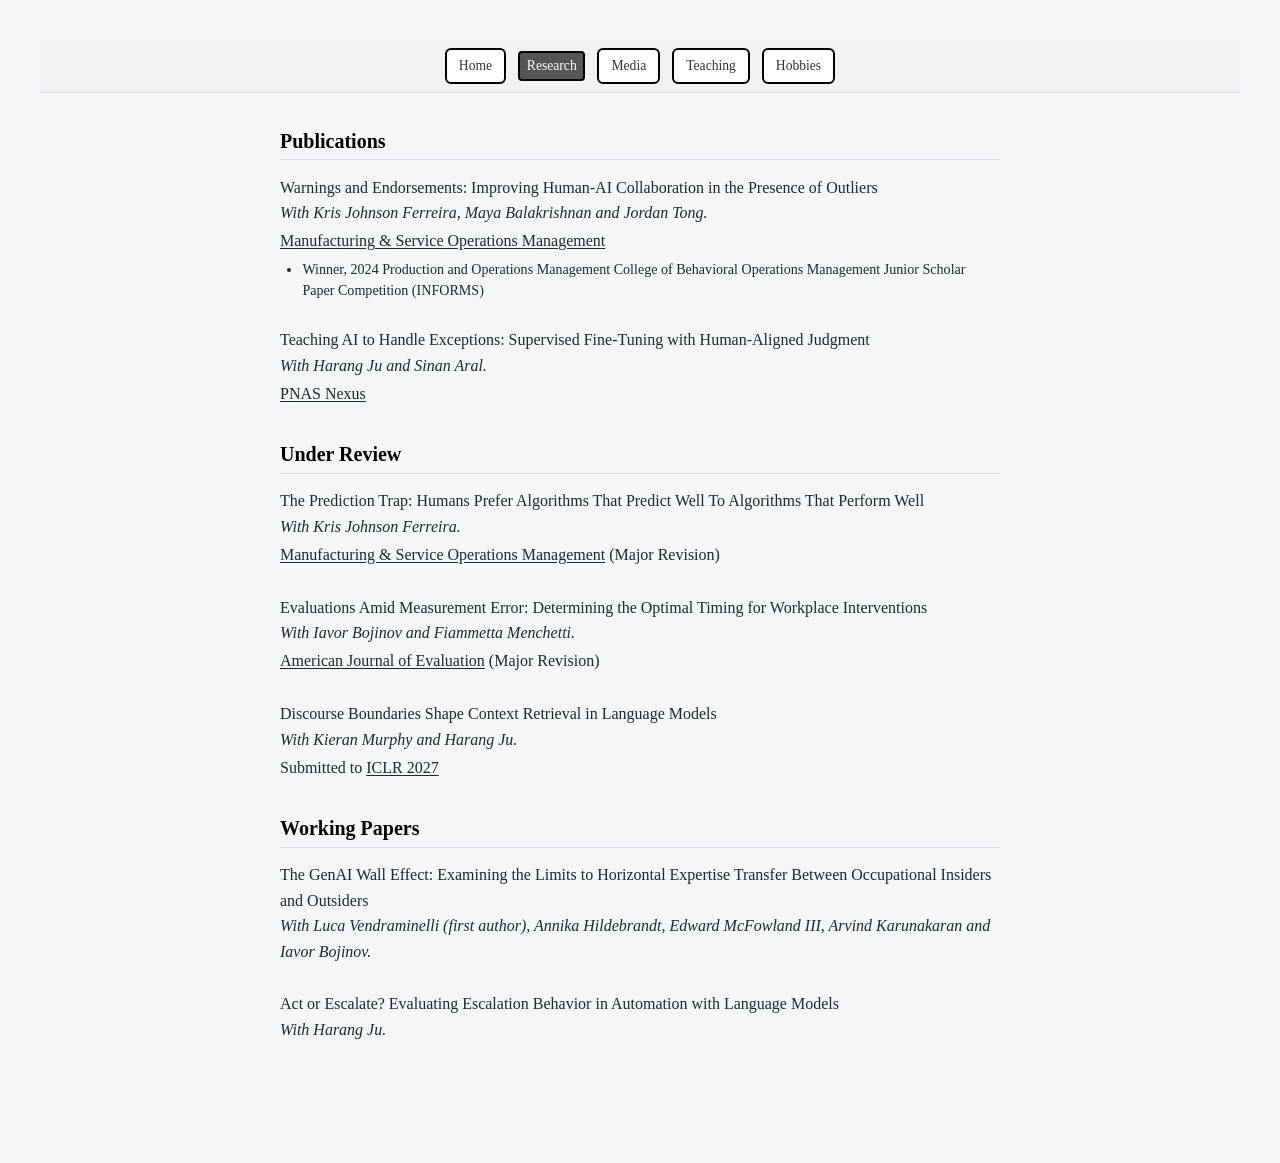
<file: research.html>
<!DOCTYPE html>
<html lang="en">
<head>
  <script async src="https://www.googletagmanager.com/gtag/js?id=G-S2WCZK3G44"></script>
  <script>
    window.dataLayer = window.dataLayer || [];
    function gtag(){dataLayer.push(arguments);}
    gtag('js', new Date());
    gtag('config', 'G-S2WCZK3G44');
  </script>
  <meta charset="UTF-8" />
  <meta name="viewport" content="width=device-width, initial-scale=1.0" />
  <title>Research — Matt DiSorbo</title>
  <link rel="stylesheet" href="style.css?v=6" />
  <link rel="stylesheet" href="https://cdnjs.cloudflare.com/ajax/libs/font-awesome/6.5.2/css/all.min.css" crossorigin="anonymous" referrerpolicy="no-referrer" />
</head>
<body>
<header class="site-banner">
  <nav class="banner-nav">
    <a href="index.html">Home</a>
    <a href="research.html" class="active">Research</a>
    <a href="media.html">Media</a>
    <a href="teaching.html">Teaching</a>
    <a href="hobbies.html">Hobbies</a>
  </nav>
</header>

  <div class="container">

    <section id="research">

      <h3>Publications</h3>
      <ul>
        <li>
          <strong><a href="https://pubsonline.informs.org/doi/abs/10.1287/msom.2024.0854?journalCode=msom" target="_blank">Warnings and Endorsements: Improving Human-AI Collaboration in the Presence of Outliers</a></strong>
          <br />
          <em>With Kris Johnson Ferreira, Maya Balakrishnan and Jordan Tong.</em>
          <div class="venue-line"><span class="venue">Manufacturing & Service Operations Management</span></div>
          <ul class="honors">
            <li>Winner, 2024 Production and Operations Management College of Behavioral Operations Management Junior Scholar Paper Competition (INFORMS)</li>
          </ul>
        </li>
        <li>
          <strong><a href="https://academic.oup.com/pnasnexus/article/5/5/pgag144/8684211?searchresult=1" target="_blank">Teaching AI to Handle Exceptions: Supervised Fine-Tuning with Human-Aligned Judgment</a></strong>
          <br />
          <em>With Harang Ju and Sinan Aral.</em>
          <div class="venue-line"><span class="venue">PNAS Nexus</span></div>
        </li>
      </ul>

      <h3>Under Review</h3>
      <ul>
        <li>
          <strong><a href="https://papers.ssrn.com/sol3/papers.cfm?abstract_id=5253399" target="_blank">The Prediction Trap: Humans Prefer Algorithms That Predict Well To Algorithms That Perform Well</a></strong>
          <br />
          <em>With Kris Johnson Ferreira.</em>
          <div class="venue-line"><span class="venue">Manufacturing & Service Operations Management</span> <span class="revnote">(Major Revision)</span></div>
        </li>
        <li>
          <strong><a href="https://papers.ssrn.com/sol3/papers.cfm?abstract_id=4863206" target="_blank">Evaluations Amid Measurement Error: Determining the Optimal Timing for Workplace Interventions</a></strong>
          <br />
          <em>With Iavor Bojinov and Fiammetta Menchetti.</em>
          <div class="venue-line"><span class="venue">American Journal of Evaluation</span> <span class="revnote">(Major Revision)</span></div>
        </li>
        <li>
          <strong>Discourse Boundaries Shape Context Retrieval in Language Models</strong>
          <br />
          <em>With Kieran Murphy and Harang Ju.</em>
          <div class="venue-line">Submitted to <span class="venue">ICLR 2027</span></div>
        </li>
      </ul>

      <h3>Working Papers</h3>
      <ul>
        <li>
          <strong><a href="https://papers.ssrn.com/sol3/papers.cfm?abstract_id=5462694" target="_blank">The GenAI Wall Effect: Examining the Limits to Horizontal Expertise Transfer Between Occupational Insiders and Outsiders</a></strong>
          <br />
          <em>With Luca Vendraminelli (first author), Annika Hildebrandt, Edward McFowland III, Arvind Karunakaran and Iavor Bojinov.</em>
        </li>
        <li>
          <strong><a href="https://arxiv.org/abs/2604.08588" target="_blank">Act or Escalate? Evaluating Escalation Behavior in Automation with Language Models</a></strong>
          <br />
          <em>With Harang Ju.</em>
        </li>
      </ul>
    </section>
  </div>
</body>
</html>
</file>
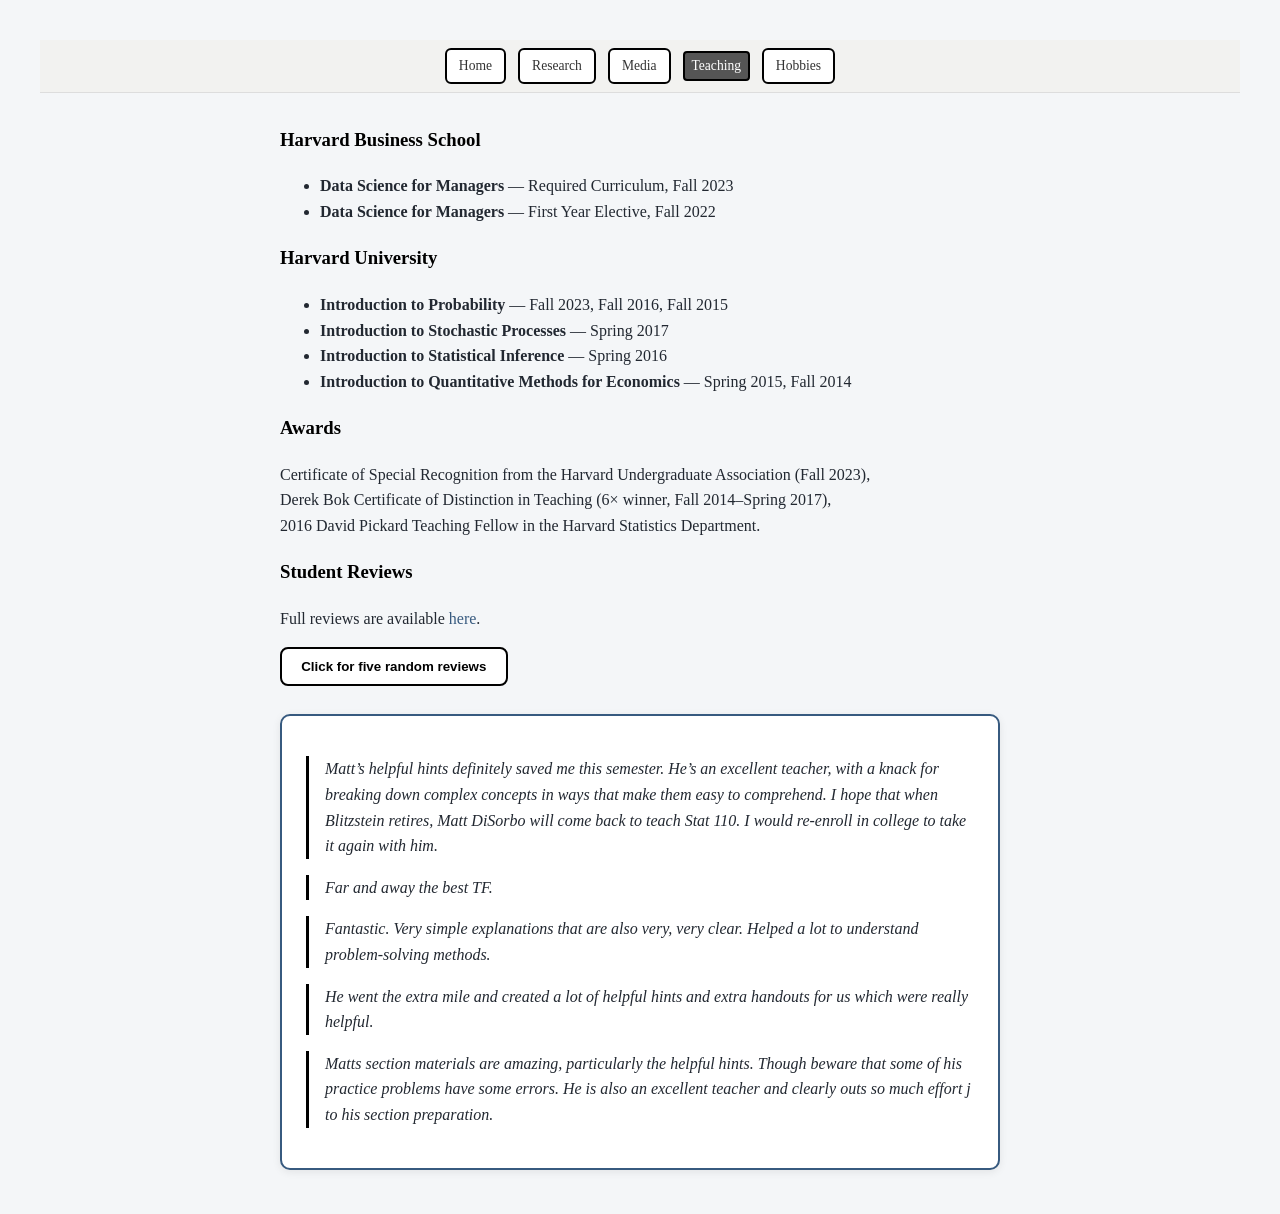
<file: teaching.html>
<!DOCTYPE html>
<html lang="en">
<head>
  <script async src="https://www.googletagmanager.com/gtag/js?id=G-S2WCZK3G44"></script>
  <script>
    window.dataLayer = window.dataLayer || [];
    function gtag(){dataLayer.push(arguments);}
    gtag('js', new Date());
    gtag('config', 'G-S2WCZK3G44');
  </script>
  <meta charset="UTF-8" />
  <meta name="viewport" content="width=device-width, initial-scale=1.0" />
  <title>Teaching — Matt DiSorbo</title>
  <link rel="stylesheet" href="style.css?v=6" />
  <link rel="stylesheet" href="https://cdnjs.cloudflare.com/ajax/libs/font-awesome/6.5.2/css/all.min.css" crossorigin="anonymous" referrerpolicy="no-referrer" />
</head>
<body>

  <header class="site-banner">
  <nav class="banner-nav">
    <a href="index.html">Home</a>
    <a href="research.html">Research</a>
    <a href="media.html">Media</a>
    <a href="teaching.html" class="active">Teaching</a>
    <a href="hobbies.html">Hobbies</a>
  </nav>
</header>
  <div class="container">

    <section id="teaching">


      <h3>Harvard Business School</h3>
      <ul>
        <li><strong>Data Science for Managers</strong> — Required Curriculum, Fall 2023</li>
        <li><strong>Data Science for Managers</strong> — First Year Elective, Fall 2022</li>
      </ul>

      <h3>Harvard University</h3>
      <ul>
        <li><strong>Introduction to Probability</strong> — Fall 2023, Fall 2016, Fall 2015</li>
        <li><strong>Introduction to Stochastic Processes</strong> — Spring 2017</li>
        <li><strong>Introduction to Statistical Inference</strong> — Spring 2016</li>
        <li><strong>Introduction to Quantitative Methods for Economics</strong> — Spring 2015, Fall 2014</li>
      </ul>

      <h3>Awards</h3>
      <p>
        Certificate of Special Recognition from the Harvard Undergraduate Association (Fall 2023),<br>
        Derek Bok Certificate of Distinction in Teaching (6× winner, Fall 2014–Spring 2017),<br>
        2016 David Pickard Teaching Fellow in the Harvard Statistics Department.
      </p>

      <h3>Student Reviews</h3>
      <p>Full reviews are available <a href="https://mattdisorbo.github.io/reviews.pdf" target="_blank">here</a>.</p>

      <button id="new-quotes-btn">Click for five random reviews</button>

<div id="quotes-container"></div>
      

<script>
  // All your quotes go here
  const allQuotes = [
    `My favorite section leader by a pretty large margin. Very knowledgable and willing to make himself available
to help students out. His focus on guided practice problem solving was key, and he did a great job of choosing
problems that would increase understanding and help on that week’s Pset at the same time. Even better,
his pace was perfect. He went quickly but was never rushed, making for a lot of learning in just over an
hour.`,
    `I was a regular attendee at Matt’s Thursday office hours and this man is AMAZING. A lot of the times I
was just conceptually lost and needed someone to point me in the right direction without giving too much
away, and he always did exactly that. His explanations are crystal clear, and I’m beyond thankful I stumbled
across his OH early in the semester!`,
    `Truly amazing at helping students think critically not only about the problems presented to them in homework, but about their overall understanding of concepts. He helped me learn a lot very effectively in a short
period of time by spending time to ask me new questions very valuable to my learning. Can’t say enough
great things!`,
    `Matt’s office hours were excellent. He was really fair about giving every student equal attention. He
explained things very clearly and helped me improve my understanding. Also, he was a super nice and
welcoming person so I really enjoyed being at his office hours.`,
    `Matthew was a great section leader, very helpful and approachable.`,
    `Excellent section leader, who gives very thorough explanations and has a very strong grip on the subject
matter. . . Wish they didn’t put his section in the morning, or I would’ve attended more consistently!`,
    `Matt is always available to answer questions in a very patient way, and he does a good job of explaining
concepts during his section.`,
    `Matt is a great tf! He really helped me understand the material.`,
    `Will miss having you around!`,
    `He is super good! Amazing at making super duper hard concepts simple to understand and can really easily
bridge the gap between professor and student talk.`,
    `Matt’s sections are great! I think he struck the perfect balance between review of lecture material and going
over problems. The problems he gave were very relevant to the homework, but just enough to give a hint
about how to think about it without giving too much away. I also really appreciated the fact that he took
it upon himself to write two practice exams; they really made me feel more prepared for both the midterm
and the final.`,
    `Matt was an excellent TF for Stat 110. He is clearly very dedicated to the course, even releasing his own
study materials before the exam. He is probably the most committed TF I have ever had.`,
    `Matt is the best TA I have had for any class ever. Not even close.`,
    `One of the best undergraduate TFs I’ve ever had. Really knows the material and generates a lot of enthusiasm
for the subject matter. Passionate about statistics and helpful all around!`,
    `Matt DiSorbo is God.`,
    `I never went to any of Matt’s sections, but I was present at his office hours, and I thought that he was
extremely approachable and helpful in OH. I also thought that he was extremely helpful to me in being
uber-accessible, to the point of having extra OH on an almost weekly basis.`,
    `His presentations were incredibly useful for understanding the material and doing well in the class.`,
    `Fantastic. Very simple explanations that are also very, very clear. Helped a lot to understand problem-solving
methods.`,
    `Absolutely amazing!!!! Creates wonderful handouts with excruciating detail that make Stat 110 accessible
even to people who really don’t understand. Sections are great.`,
    `Matt’s amazing!!`,
    `great office hours. really cares about the class.`,
    `Matt is a great TF although sometimes he moves too quickly with explanations in section.`,
    `Goes above and beyond to facilitate student learning.`,
    `His office hours were incredibly helpful, and probably would not have finished many of the homeworks
without his guidance and patience. Also, his review sessions were always very organized and he went above
and beyond to be available and helpful in every way.`,
    `He went the extra mile and created a lot of helpful hints and extra handouts for us which were really helpful.`,
    `Matt’s helpful hints definitely saved me this semester. He’s an excellent teacher, with a knack for breaking
down complex concepts in ways that make them easy to comprehend. I hope that when Blitzstein retires,
Matt DiSorbo will come back to teach Stat 110. I would re-enroll in college to take it again with him.`,
    `Matt was awesome. His sections always ran smoothly and he tried to connect the material to stuff going on
outside of class. He was also super helpful at office hours and would almost always stay late or offer extra
time later in the week if you hadn’t finished the homework, making sure you had the resources needed to
get it done.`,
    `He was the best section leader and was very helpful and available! Very encouraging and had a really
polished, refined, confident teaching style.`,
    `Matt is clearly passionate about statistics and especially Stat 110. His silly statistics jokes at the beginning
of every section, pithy quotes about statistics, and tendency to hold informal additional office hours/stick
around after his have ended all illustrate an unparalleled level of commitment to the course. Sections were
awesome and office hours were great. Glad to have learned from Matt this semester.`,
    `Amazing teacher. Mixes just the right amount of lecture with questions to keep me actively paying attention. Presents key material in logical and sometimes humorous manner. The class became so much more
manageable after I attended his sections and office hours.`,
    `So helpful, even posted late night before the final with a super helpful studying approach.`,
    `Fantastic review sessions and command of the material. Well done.`,
    `He’s enthusiastic and wants to help and is clearly very clever but sometimes that’s too clever for our understanding and just goes off what the vocal people, who are the people who understand, ’s answers and
responses. But overall, good preparation for class and good examples that both review material and practices
answering problems but would be nice not to constantly rush through material and be able to absorb more
information and concepts and give us time as to how we would tackle it before giving us the answer`,
    `Matts section materials are amazing, particularly the helpful hints. Though beware that some of his practice
problems have some errors. He is also an excellent teacher and clearly outs so much effort j to his section
preparation.`,
    `Matt was a critical addition to this course and left behind a really powerful legacy. I hope someone will come
into this course with the same enthusiasm and care that he committed. When I started going to his sections,
the material was 100% illuminated. He clearly cared about our success, and I appreciated everything he did
to help us.`,
    `I thought Matt’s class-wide review sessions were fantastic. I would’ve loved weekly or biweekly class-wide
review sessions like this.`,
    `Matt was very warm and helpful.`,
    `Matt DiSorbo is among the best TAs I’ve ever had in any class.`,
    `Matt was a great TF, his sections were very helpful in mastering the week’s material`,
    `matt rules`,
    `Matt is a savior in the course. He’s an experienced TF and really cares about statistics. His sections, paired
with lectures, are eyeopening.`,
    `The MVP of the teaching staff.`,
    `Matt’s review lectures (before the midterm and final) were so, so helpful. I wish I’d gone to his section or
OH or something. The way he presented material was just so intuitive and easy to follow, it was fantastic.
Really great stuff.`,
    `Matt is an excellent TF who is clearly devoted to the course. He takes the initiative in providing additional
course materials, hosting extra office hours, and communicating the relevance of statistics as a discipline.
During section, he effectively reviews the core concepts covered in class and works through helpful examples.
He is also very responsive via email and never fails to thoroughly explain an idea or provide a helpful problem
solving hint.`,
    `Matt’s sections were out of this world. He masters the material and knows how to explain it well. the Helpful
Hints online were also very useful for studying.`,
    `Matt was an amazing section leader and made my stat110 experience so much better. Please give him a
bonus`,
    `One of the best and most professional TFs I’ve ever had, hands down, which is incredible given that he’s an
undergrad.`,
    `When TFs just explain answers to me, I have an unfortunate tendency to just kind of zone out. I really
appreciated your rapid-fire question style of helping, since it forced me to pay attention and made me feel
like I got there on my own.`,
    `There is a reason Matt’s office hours and sections are PACKED. He’s the man – so genuinely interested in
the material and extremely effective at teaching it. Go Matt!`,
    `Fantastic TF. Only found his section in the last 2 weeks but it was a god send.`,
    `Matt is the best TF I’ve ever seen for any class. His enthusiasm for Stat 110 was unparalleled. I always
made sure to attend his office hours, because they were incredibly helpful and he helped me to understand
the subject matter in a way I couldn’t from lecture. His review materials posted online also saved me many
times.`,
    `Far and away the best TF.`,
    `I really appreciated the amount of time that Matt put into Stat 110 as the unofficial head TF. I found the
helpful hints and final review session to be enormously beneficial. One tip, though: Matt, if you’re going to
constantly repeat the quote about conditioning being the soul of statistics, make sure that you use the right
version of “its.” Other than that, you’re golden.`,
    `Literally the best TF I’ve ever had. Matt’s sections were such a source of clarity in this course. If every
course had a TF like him, we’d all be much better off.`,
    `Matt was a stellar TF. Of the various sections and office hours I attended, his were the most informative and
interesting. His occasional statistics jokes and clear love of the material made it easier to digest. In addition,
he offered a wide variety of practice materials on the website, and the helpful hints were very useful.`,
    `Matt’s helpful hints saved me! I thought I would never catch up on the material to be able to do well on
the final but Matt’s materials break the concepts down and make them easy to understand. I felt like I had
a strong foundation on which to do practice problems after just reading the helpful hints. Matt’s sections
were also my favorite.`,
    `Killer review session videos. There really is no substitute for a live performance.`,
    `This guy was great. It cracked me up that he always wrote that silly quote on the board before section.
His sections had a good balance of review and practice. He always held extra OH (though I never went,
appreciated that he held them). His helpful hints were really great for review before the final.`,
    `best section leader at Harvard`,
    `I don’t know how or why Matt did for Stat 110 what he did, but he was remarkable. (Unsure how he had
time to do anything else.) His sections were incredibly clear. His notes were a life-saver. His office hours
were always well attended. I’m sure lots of students have Matt to thank for making it through this class.
For me, it certainly made the class more enjoyable and digestible.`,
    `Honestly phenomenal TF. Put so much work in and explained everything so well. He’s so smart and dedicated
to helping students. One of the best TFs I’ve ever had, he personally improved my experience with the class
just by explaining the material so well and being so accessible`,
    `Without a doubt the best section leader I have ever had. His instruction was what helped me understand
difficult concepts and his materials are incredibly impressive. He’s incredibly personable and accessible and
phenomenal overall`,
    `Fantastic sections and review sessions for exams.`,
    `So generous and energetic. Best TF at harvard.`,
    `Matt had a great conceptual understanding of the course, and always did a great job at explaining things
to people at office hours instead of just pointing at the answer. He really made the material clear and was
an incredibly helpful and accessible resource.`,
    `His supplementary materials are incredible and should be used in lieu of the lecture slides to teach material
to everyone both in 110 and 111. He’s the reason I’ve been much more comfortable with the material. Very
good job in section of teaching the material and answering questions. Also, very helpful at office hours.`,
    `Matt is the best TF I’ve ever had. Period. He works incredibly hard to do the homeworks before students,
hold useful sections, and make material seem understandable. He is also fun to talk to and approachable. I
really look up to Matt as a TF and as a student. He represents some of the best that Harvard has to offer.`,
    `Matt is an incredible TF who helped bolster my understanding of the material, despite Rader’s ineffective
lectures. He taught the intuition behind the tools we learned, and he was effective in helping the section navigate each concept. The practice problems he chose were robust, and he was always available in OH or by
email to provide helpful answers to burning questions. He also seemed genuinely excited about the material,
which was invigorating as a student.`,
    `Matt has been my TF for three stat classes now, and has consistently been a highlight for my statistics
education. He puts in extra effort for his students and teaches material more effectively that professors
often, in my opinion.`,
    `Always friendly and helpful during office hours and via email!`,
    `Great section!`,
    `Matt is the best TF I’ve ever had. Super nice and humble guy, despite having a deep understanding of the
material and being generally well-respected by everyone. He’s pretty much the reason I learned anything in
this class and decided to stick it through. Would love to have him as a TF for any and all future stat classes.`,
    `great office hours! very helpful!`,
    `Matt is BAE - before anyone else in helping people understand this course. Helpful Hints were amazing,
section was encouraging, grading was good. I love Matt.`,
    `Matt was great!! He always came to section prepared and I found his helpful hints documents very nice.
Thanks Matt!`,
    `MATT’S STAT111 NOTES SAVED ME. HE IS A STAT GOD. THANK YOU SO MUCH.`,
    `Matt is not very helpful`,
    `THE BEST SECTION TEACHER EVERRRRR!`,
    `Matt’s OH are great! He really understands the material and explains things well.`,
    `Matt is an excellent TF. He explained concepts clearly and clarified topics that weren’t clear in lecture.`,
    `MY HERO. This man saved my grade and career in statistics, so incredibly helpful and makes his own notes
for the course that honestly should be used by the professor as the standard. Disorbo for President.`,
    `Matt clearly puts a lot of effort and time into his job. He provides very helpful hints and section handouts
that walk through the material clearly.`,
    `Great and always willing to help!`,
    `He was a great teacher and really helped us get through this class`,
    `Best TF!`,
    `Great TF all around! Committed, enthusiastic, pedagogical, approachable, patient and most helpful.`,
    `Matt is truly INCREDIBLE!!!!!!! Honestly so helpful, made things super clear to understand, and always
accessible outside of class by email. One of the best teachers I have had at Harvard - also provides comic
relief with his jokes during section at stressful times.`,
    `Matt was by far the clearest and most enthusiastic TF in STAT 110. Even though all of his sections were full,
he allowed us to ask questions if confused and always had good, intuitive responses. His section handouts
walked us through basic examples and emphasized fundamentals from lecture. The review sessions he ran
with another TF were also helpful for both the midterm and lecture for understanding concepts such as the
universality of the uniform and Markov Chains.`,
    `Matt is an absolute stud. This guy could teach the class. He has been the single most effective section leader
for a class I’ve ever taken at Harvard, and I am so so happy I discovered his section because I actually learn
the material whenever I show up.`,
    `Matt is an incredible section leader. He is so devoted–making extra time during office hours and afterwards,
making sure students get the material and concepts. He’s also the only section leaders I’ve seen decently
explain difficult material in a lecture/review setting. He’s extremely knowledgeable and approachabl`,
    `Matt DiSorbo is a great section leader whose presentations and handouts are incredibly effective and helpful
in learning this complicated material.`,
    `By far the best section leader of all the four or five sections I tried - really encouraging, clear, and prepared.`,
    `I got to go to one of Matt’s sections and his explanations were extremely clear. His section notes (the long
ones where he explains the material) were often very helpful to me when I was struggling with the material.
Moreover, I think he is one of the only TFs to ever hold impromptu office hours and often the night just
before the pset is due, which was very helpful to me.`,
    `Matt did a great job in the review sessions!`,
    `Amazing TF! Always willing to help students. Very prepared during office hours`,
    `Matt is incredible. His “helpful hints” should be saved and posted on the course website next year. He
essentially wrote an easyto- understand essay about the concepts covered in each topic. These range from
10-15 pages. Every week! Such an incredible display of dedication. His sections were fun and informative. He
covered a number of problems each week allowing the students to solve them and answer related questions.
Someone should buy this man a car.`,
    `Matt was wonderful, everyone’s favorite TF. He was super helpful and approachable, made people feel good
instead of stupid about asking questions, had a solid grasp of the material, gave great advice, held great
sections, etc.`,
    `Matt’s section was very helpful for understanding difficult concepts, and his additional section materials
(“helpful hints”) were helpful as well. The effort he spent in preparing materials for section was evident,
and he often went above and beyond his required time for office hours by spontaneously holding additional
office hours. Great work.`,
    `Glorious. If Matt’s a TF you have to go to him.`,
    `Legitimately the most effective and enthusiastic teaching fellow I have ever experienced at Harvard. Funny,
helpful, and dedicated, Matt is one of those people whose sheer quality will outshine the overall memory of
the class. Any class with Matt as a TF is a safe choice for me.`,
    `Matt was the best TF for me. He responded to my emails and FB at random times within minutes (almost
always), he led fantastically helpful sections, his office hours were always the most productive for me, and
he just made me feel better about the course and material overall. He’s an incredible teacher and I hope he
chooses to keep doing it because he’s got a gift.`,
    `The best TF I encountered in this course- he cares about his students, is very helpful and explains concepts
very clearly`,
    `Matt was a great TF in terms of preparation for section, and being available to meet outside of class. I, and
other fellow students, found his “Helpful Hints” very helpful (obvi), and he’s very friendly and chill. Matt is
one of the best Stat(t)110 TFs so definitely go to his section!`,
    `Matt is hands down the best TF I’ve ever had. He’s incredibly dedicated to Stat 110 and really deserves to
be Head TF. He has really long and detailed section notes and his OH were the primary reason i loved this
course. He’s incredibly passionate and really very nice.`,
    `Matt’s a great TF and always helpful at office hours. He was consistently able to elucidate the topics I
was struggling with and lead me to the answer without showing it to me. Matt also responded quickly to
questions outside of office hours and section. 10/10!`,
    `Smart guy and he made sure to show us how excited he was about this stuff. Worth going to section, because
he was quite helpful`,
    `Matt was always very accessible. He made section enjoyable and easy to follow and mae the material very
interesting.`,
    `Matt sends the best emails in the game. He obviously know what he’s talking about and gives great hints
and explanations in a way that is very down to earth and makes me less stressed out.`,
    `Matthew Disorbo understands the materials well. he provides us with packets that clarify concepts in lecture.
In addition, he challenges the students with difficult questions to reinforce the material.`,
    `Matt is an awesome dude, and clearly loves teaching statistics. Love seeing his emails in my inbox because it
means 1) his version of helpful hints and 2) cool gifs. I’m impressed that a fellow student at the college put
enough time in to compile very detailed, well thought out, and clear helpful hints to send out to his section
- it really shows his dedication. I basically relied on Matt to teach me all of Stat and did pretty well in the
class as a result.`,
    `One of the best TFs I’ve ever had. Understand the material so well and can teach it even better.`,
    `Fantastic! But an incredible amount of time and effort into his teaching. Was very encouraging and supportive. Very concise in section, quick in responding to emails, and willing to set up extra office hours to
accommodate our schedules. One of the best TF’s I have had here at Harvard.`,
    `Matt was always ready to help, both in office hours and over email. He is clearly an experienced TF and
teaches at a really high quality. His helpfulness was much appreciated, up to the day before the final exam.
Matt was consistently a helpful TF throughout the semester. A really, really great TF.`,
    `Absolutely phenomenal. He always went above and beyond in section. He even created his own handouts
and “helpful hints” to guide us in our studies, He was always willing to help and he always brought candy to
class. I could not have asked for a better TF. I learned more than I would have had I just gone to lecture.
Simply, put Matt is THE role model TF for all TFs.`,
    `I had a bad TF who seemed very unsure of what she was talking about. I switched to Matt’s section and
was blown away by his preparation and knowledge of the material. He formulates detailed lesson plans, uses
diagrams, and answers questions effectively.`,
    `Matt was a fantastic TF. His enthusiasm almost made me want to switch my concentration to statistics. He
understands the course exactly for what it is and always let’s us know what to do if we want to explore and
think bigger.`,
    `Great TF, amazing cheerleader for us before each exam.`,
    `Matt was a very helpful TA. While I did not go to section or office hours often, when I did he was very
helpful.`,
    `Matt is the best TF I’ve had yet. He covers the material thoroughly (providing useful examples along the
way), regularly sends self-written “helpful hints” to assist students with understanding the material, and
keeps in constant email communication with students.`,
    `DiSorbo is great. He is the reason I did well in the class. I think he is a huge asset to the Statistics
department.`,
    `Best TF I’ve had at Harvard so far. He nails everything down. Hands down best TF ever. Also his sections
scored better than the head TF’s.`,
    `not even my TF, but a such a help during office hours! Most helpful TF by far. Thanks!`,
    `unreal dude, unreal teacher.`,
    `Great job. I could tell he cared from the material he sent my section, and he was very good at helping me
understand problems. Also very willing to hold auxiliary office hours and he knew what we needed to know.
I felt he was invested in seeing us do well.`,
    `Matt is a LEGENDARY TF. He is a great teacher and very accessible. I felt like most of the learning I
accomplished for this course occurred in section because of Matt’s straightforward and interactive lecturing.
I’m really glad I got the chance to be in his section this semester. I think he has a great career in teaching
ahead of him, if he chooses that. If he chooses some other career path, I’m sure he’ll do wonderfully in that,
too.`,
    `Matt is very personable and understands the material very well. He also always sends out notes that help a
lot with homework and understanding the material. I really appreciated his dedication to the class.`,
    `He’s great.`,
    `Matt got better and better over the course of the semester!! Was so friendly, so accessible. Gave us so many
helpful study materials. Helped to synthesize the week’s material and teach us the parts that mattered most.
Matt you were absolutely great! Thank you so much!`,
    `The most dedicated TF I have ever had. The review and project guides you sent us were incredibly helpful.
I wish you could be giving the lectures for this course.You’re just as good at explaining things as the prof
and more focused.`,
    `REALLY great TF, he went above and beyond will making sure we understood the materials.`,
    `Matt was an exceptional TF. He was my assigned TF and I could not be more happy that I went to his
sections. He was clear and gave examples outside of what we learned in class to reiterate the material and
ensure we understood the material. He fostered an informal environment where we could ask questions,
while simultaneously ensuring that we were productive and got through his lesson. Most of all, he made
himself available for extra office hours and individual meetings if we needed any support. If only we had
more TFs like Matt!`,
    `Matt is awesome. He’s really helpful, did great teaching in section, and is just a wonderful person. (I should
note that I also appreciated the emails he would send right before exams with cute animals and youtube
videos on them).`,
    `Matt was great. He was super encouraging and helpful. He sent us his own exam guides, gave helpful hints
for the project, and was super responsive to emails. He sent us motivational emails and videos on test days,
and I truly felt like he was an encouraging source of support during what I consider was one of the hardest
classes I have taken at Harvard so far.`,
    `He was so awesome!! Everyone was jealous because I had the best TF who gave us extra study guides and
was always available to help us.`,
    `Matt is the absolute best. He is really enthusiastic about statistics and went above and beyond my expectations. He made study guides for us and even took the extra time to teach our section cool the Monty Hall
problem and other concepts from Stat110. He was always available when I needed him. I have nothing but
good to say about Matt.`,
    `Matt was the best–so accessible, supportive, and dedicated to giving us the best Stat 104 experience possible.
He was very effective and helpful, and a real asset to the Stat 104 teaching team!`,
    `Matt was a great section leader. He was really great at explaining a lot of the topics and providing supplemental readings and course material to help us complete problem sets and study for exams.`,
    `Matt went 110% in TFing this class. Really impressive effort and commitment to serving his students. Well
done.`
  ];


  // Function to show 5 random quotes
  function showRandomQuotes() {
    const container = document.getElementById("quotes-container");
    container.innerHTML = ""; // clear existing quotes

    // Shuffle and take 5
    const shuffled = allQuotes.sort(() => 0.5 - Math.random());
    const selected = shuffled.slice(0, 5);

    // Add to DOM
    selected.forEach(q => {
      const block = document.createElement("blockquote");
      block.innerHTML = `<p><em>${q}</em></p>`;
      container.appendChild(block);
    });
  }
  
  // Show quotes on first load
  showRandomQuotes();

  // Add click listener
  document.getElementById("new-quotes-btn").addEventListener("click", showRandomQuotes);

  </script>

      
  <script>
  // All your quotes go here
  const allQuotes2 = [
    `Matt is awesome! He's always there to talk, ask if we need anything, host good
entryway events— he's doing a great job.`,
    `Matt is a strong pillar of the Winthrop community. Although he is not my entryway
Tutor, he is an important presence in several students' lives, including mine. Matt
reminds me of the importance of House culture and community which is easy to
disregard in the midst of academics and extracurriculars. He converses with
students as friends first, building a relationship that then allows students to ask for
professional/career or personal advice. He is definitely a model for house tutors
should be.`,
    `Matt is wonderful, and I love that he is so engaged in IMs. Always friendly and says hi`,
    `Matt is incredible. He is helpful in not only academics but also personal life and
residential life. Matt is always at different events and is super supportive.`,
    `He’s so supportive both academically and personally! Hes always willing to help.
He’s always organizing fun events and activities for the house. He helps make
Winthrop feel like a home.`,
    `So many wonderful conversations with Matt, he really contributes so much to the
Winthrop community just by his warm and open presence.`,
    `Even though we have no reason to interact, Matt is AWESOME! He joins us for dinner
and it is absolutely amazing. One of the coolest tutors at Harvard. I cant thank you
enough for just joining us and actually caring to ask about how we are and trying to
get to know us. Keep being great`,
    `I've learned more about Winthrop as a community and I've been able to engage with
more Winthropians through the connections that Matt makes between students!`,
    `Matt has been one of the cornerstone tutors in my time in Winthrop. He's a mentor,
leader, and all around great person to be around.`,
    `I feel very comfortable approaching him with any problems or concerns I have.`,
    `They have made me love being in Winthrop House. Whenever anybody asks me why
I love Winthrop so much, Matt is one of the first reasons that I mention because he's
so approachable and has helped me in my academic career and has discussed life
here at Winthrop and is always open to sharing his own experiences with us.`,
    `Found a sense of community, support during difficult social and academic
situations, entertaining conversations.`,
    `Matt is so great and really helps make winthrop feel welcoming!`
  ];

   // Function to show 5 random quotes
  function showRandomQuotes2() {
    const container = document.getElementById("quotes-container2");
    container.innerHTML = ""; // clear existing quotes

    // Shuffle and take 3
    const shuffled = allQuotes2.sort(() => 0.5 - Math.random());
    const selected = shuffled.slice(0, 3);

    // Add to DOM
    selected.forEach(q => {
      const block = document.createElement("blockquote");
      block.innerHTML = `<p><em>${q}</em></p>`;
      container.appendChild(block);
    });
  }

  // Show quotes on first load
  // showRandomQuotes2();

  // Add click listener
  // document.getElementById("new-quotes-btn2").addEventListener("click", showRandomQuotes2);
</script>
</section>
    </section>
  </div>
</body>
</html>
</file>
<file: style.css>
/* === Global Styles === */
body {
  font-family: Georgia, serif;
  background: #f4f6f8;     /* soft gray-blue */
  color: #222831;          /* dark slate text */
  padding: 2rem;
  line-height: 1.6;
}

/* === Container === */
.container {
  max-width: 720px;
  margin: auto;
  text-align: center;
  margin-bottom: 0.25em;
}

/* === Profile picture === */
.profile-pic {
  width: 150px;
  border-radius: 50%;
  margin-top: 2.5em;
  margin-bottom: 0.5em;
}

/* === Headings === */
h1, h2, h3 {
  color: #000;             /* black headings */
}

/* === Navigation (in-page pill nav, if used) === */
nav {
  margin: 20px 0;
  display: flex;
  gap: 15px;
  justify-content: center;
}

nav a {
  padding: 5px 12px;
  background: #fff;
  border: 2px solid #000;
  border-radius: 6px;
  color: #000;
  text-decoration: none;
  font-weight: bold;
  transition: all 0.2s ease;
  font-size: 0.85rem;
}

nav a:hover {
  background: #000;
  color: #fff;
  transform: translateY(-2px);
  box-shadow: 0 4px 8px rgba(0, 0, 0, 0.1);
}

/* === Sections === */
section {
  text-align: left;
  margin-top: 2rem;
  color: #222831;
}

/* === Links === */
a {
  color: #375a7f;          /* steel blue */
  text-decoration: none;
}
a:hover {
  color: #000;
  text-decoration: underline;
}

/* === Buttons (reviews) === */
#new-quotes-btn,
#new-quotes-btn2 {
  border: 2px solid #000;
  border-radius: 8px;
  background-color: #fff;
  color: #000;
  font-weight: bold;
  padding: 0.6rem 1.2rem;
  cursor: pointer;
  transition: all 0.2s ease;
  margin-bottom: 0.8rem;
}

#new-quotes-btn:hover,
#new-quotes-btn2:hover {
  background-color: #000;
  color: #fff;
}

/* === Quote boxes === */
#quotes-container,
#quotes-container2 {
  border: 2px solid #375a7f;
  border-radius: 10px;
  padding: 1.5rem;
  margin-top: 1rem;
  background-color: #fff;
  box-shadow: 0 2px 8px rgba(0, 0, 0, 0.08);
}

#quotes-container blockquote,
#quotes-container2 blockquote {
  border-left: 3px solid #000;
  padding-left: 1rem;
  margin: 1rem 0;
  color: #222831;
}

/* === Social icons === */
.social-icons { margin-top: 10px; text-align: center; }
.social-icons a { margin: 0 10px; color: #375a7f; text-decoration: none; }
.social-icons a:hover { color: #000; }

.social-buttons {
  display: flex;
  justify-content: center;
  gap: 16px;
  margin: 24px 0 20px;
}
.social-buttons a {
  width: 34px;
  height: 34px;
  display: inline-flex;
  align-items: center;
  justify-content: center;
  border-radius: 50%;
  font-size: 20px;
  color: #fff;
  background: #555;
  transition: background 0.2s, transform 0.2s;
}
.social-buttons a:hover {
  background: #222;
  transform: translateY(-2px);
}
.social-buttons a i { font-size: 0.85rem; }
.social-buttons { margin-top: 30px; transform: translateY(12px); }

/* === Top banner nav === */
.site-banner {
  background: #f2f2f0;
  border-bottom: 1px solid #ddd;
  width: 100%;
}
.banner-nav {
  max-width: 800px;
  margin: 0 auto;
  display: flex;
  align-items: center;
  gap: 0.75em;
  padding: 0.5em 1em;
}
.banner-nav a {
  text-decoration: none;
  color: #333;
  font-weight: 500;
}
.banner-nav a:hover {
  color: #000;
  text-decoration: underline;
}
.banner-nav a.active {
  background: #555;
  color: #fff;
  border-radius: 4px;
  padding: 0.15em 0.5em;
}

/* ============================================================
   Caleb-Kwon-style RESEARCH formatting (kept from the refresh)
   Structure/layout only — colors follow the steel-blue palette
   ============================================================ */

/* Section headers with rules */
#research h2,
#media h2 {
  font-size: 1.6rem;
  border-bottom: 2px solid #2c3e50;
  padding-bottom: 0.2rem;
  margin: 1.75rem 0 1rem;
}

#research h3 {
  font-size: 1.25rem;
  border-bottom: 1px solid #d9ded9;
  padding-bottom: 0.15rem;
  margin: 2rem 0 0.9rem;
}

/* Clean, bulletless publication list */
#research ul {
  list-style: none;
  padding-left: 0;
  margin: 0 0 0.5rem;
}
#research li {
  margin-bottom: 1.7rem;
  line-height: 1.6;
}
/* Paper titles: not bold, black like the rest; underline only on hover
   (so the reader can tell it's a link) */
#research li strong { font-weight: 400; }
#research li strong a { color: #222831; text-decoration: none; }
#research li strong a:hover { color: #000; text-decoration: underline; }

/* Author / venue line */
#research li em {
  color: #222831;
  font-style: italic;
}

/* Journal / venue: underlined, upright (not italic), not bold */
#research li em .venue,
#research .venue {
  text-decoration: underline;
  text-underline-offset: 2px;
  color: #222831;
  font-style: normal;
  font-weight: 400;
}

/* Journal sits on its own line */
#research .venue-line {
  margin-top: 0.15rem;
}

/* Revision note, e.g. "(Major Revision)" — upright, not italic */
#research .revnote {
  font-style: normal;
}

/* Honors / awards as a small bulleted list under an entry */
#research .honors {
  list-style: disc;
  padding-left: 1.4rem;
  margin: 0.35rem 0 0;
}
#research .honors li {
  font-size: 0.88rem;
  font-style: normal;
  color: #222831;
  margin-bottom: 0.2rem;
  line-height: 1.45;
}

/* extra buffer below research */
#research { margin-bottom: 5rem; }

/* === Media Mentions page (cards with branded thumbnail tiles) === */
.media-list {
  display: grid;
  gap: 1rem;
  max-width: 720px;
  margin: 0 auto;
}
.media-card {
  display: flex;
  align-items: stretch;
  min-height: 110px;
  border: 1px solid #d9ded9;
  border-radius: 8px;
  background: linear-gradient(180deg, #fff 0%, #f6f7f3 100%);
  overflow: hidden;
  text-decoration: none;
  color: inherit;
  transition: transform 0.15s ease, border-color 0.15s ease, box-shadow 0.15s ease;
}
.media-card:hover {
  border-color: #375a7f;
  transform: translateY(-2px);
  box-shadow: 0 4px 14px rgba(31, 42, 51, 0.08);
  text-decoration: none;
}
.media-thumb {
  flex: 0 0 148px;
  display: flex;
  align-items: center;
  justify-content: center;
  text-align: center;
  padding: 0.75rem;
  color: #fff;
  font-family: Georgia, serif;
  font-weight: 700;
  line-height: 1.15;
}
.media-thumb span { display: block; }
/* Branded outlet tiles */
.t-hbs      { background: #a51c30; font-size: 0.95rem; }
.t-mit      { background: #750014; font-size: 1rem; letter-spacing: 0.02em; }
.t-time     { background: #cc0000; }
.t-time span { border: 3px solid #fff; padding: 0.25rem 0.55rem; font-size: 1.45rem; font-weight: 700; letter-spacing: 0.06em; }
.t-fortune  { background: #1a1a1a; font-size: 1.35rem; letter-spacing: 0.14em; }

.media-body { padding: 0.9rem 1.1rem; }
.media-outlet {
  color: #375a7f;
  font-family: Georgia, serif;
  font-size: 0.75rem;
  font-weight: 700;
  letter-spacing: 0.06em;
  text-transform: uppercase;
  margin-bottom: 0.3rem;
}
.media-title {
  font-family: Georgia, serif;
  font-size: 1.1rem;
  font-weight: 700;
  color: #000;
  line-height: 1.25;
}
.media-card:hover .media-title { color: #375a7f; }
.media-meta {
  margin-top: 0.4rem;
  color: #5d6975;
  font-size: 0.92rem;
  line-height: 1.4;
}

/* === Books / reviews grid (hobbies) === */
.books-grid { display: flex; flex-direction: column; gap: 18px; max-width: 720px; margin: 0 auto; }
.book-card { display: flex; gap: 16px; align-items: flex-start; }
.book-card img { width: 70px; flex: 0 0 auto; border-radius: 3px; box-shadow: 0 1px 4px rgba(0,0,0,.2); }
.book-info { flex: 1; }
.book-title { font-weight: 600; font-size: 15px; }
.book-title a { color: #333; text-decoration: none; }
.book-title a:hover { text-decoration: underline; }
.book-author { font-size: 13px; color: #666; margin-bottom: 4px; }
.book-stars { color: #e0a800; font-size: 14px; margin-bottom: 6px; }
.book-review { font-size: 14px; line-height: 1.5; color: #333; }
.book-review a { color: #779556; }

.last-updated { font-size: 12px; color: #999; text-align: center; margin-top: 24px; }

/* === Responsive === */
@media (max-width: 600px) {
  .media-card { flex-direction: column; }
  .media-thumb { flex: 0 0 auto; width: 100%; min-height: 84px; }

  /* Keep the menu from feeling crammed on small screens */
  .banner-nav {
    flex-wrap: wrap;
    justify-content: center;
    gap: 0.4em;
    padding: 0.5em 0.5em;
  }
  .banner-nav a {
    padding: 4px 10px;
    font-size: 0.78rem;
  }
}
</file>
